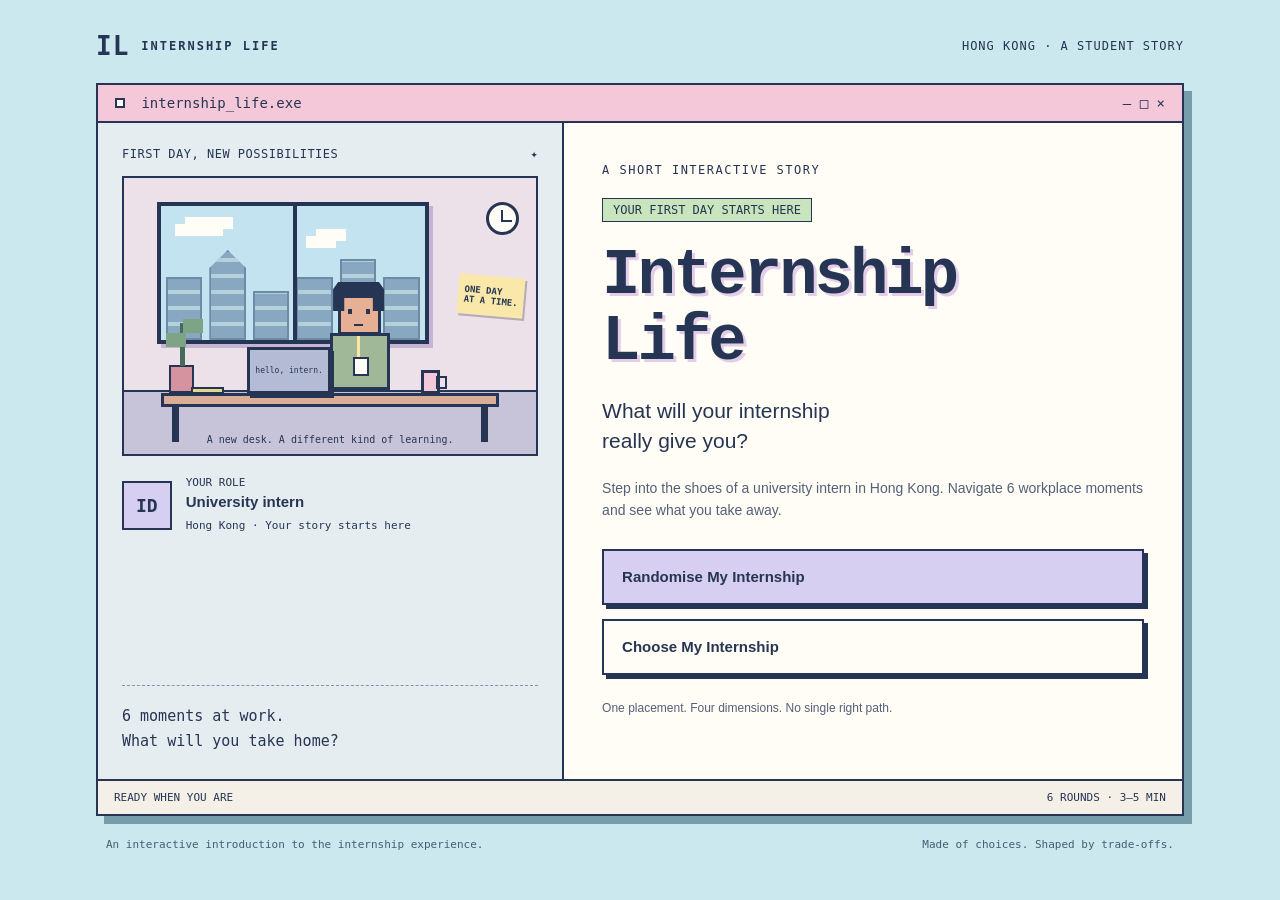
<file: index.html>
<!doctype html>
<html lang="en">
<head><meta charset="utf-8"><meta name="viewport" content="width=device-width, initial-scale=1"><meta name="theme-color" content="#cce8ef"><title>Internship Life — A short interactive story</title><link rel="stylesheet" href="style.css"><script src="game.js" defer></script></head>
<body style="margin:0; background:var(--pixel-bg)">
<!-- To embed: include style.css + game.js once, then place this section in the story. -->
<section id="game" class="story-section" aria-label="Internship Life interactive game">
  <div id="internship-game"></div>
  <noscript>Please enable JavaScript to play Internship Life.</noscript>
</section>
</body></html>
</file>
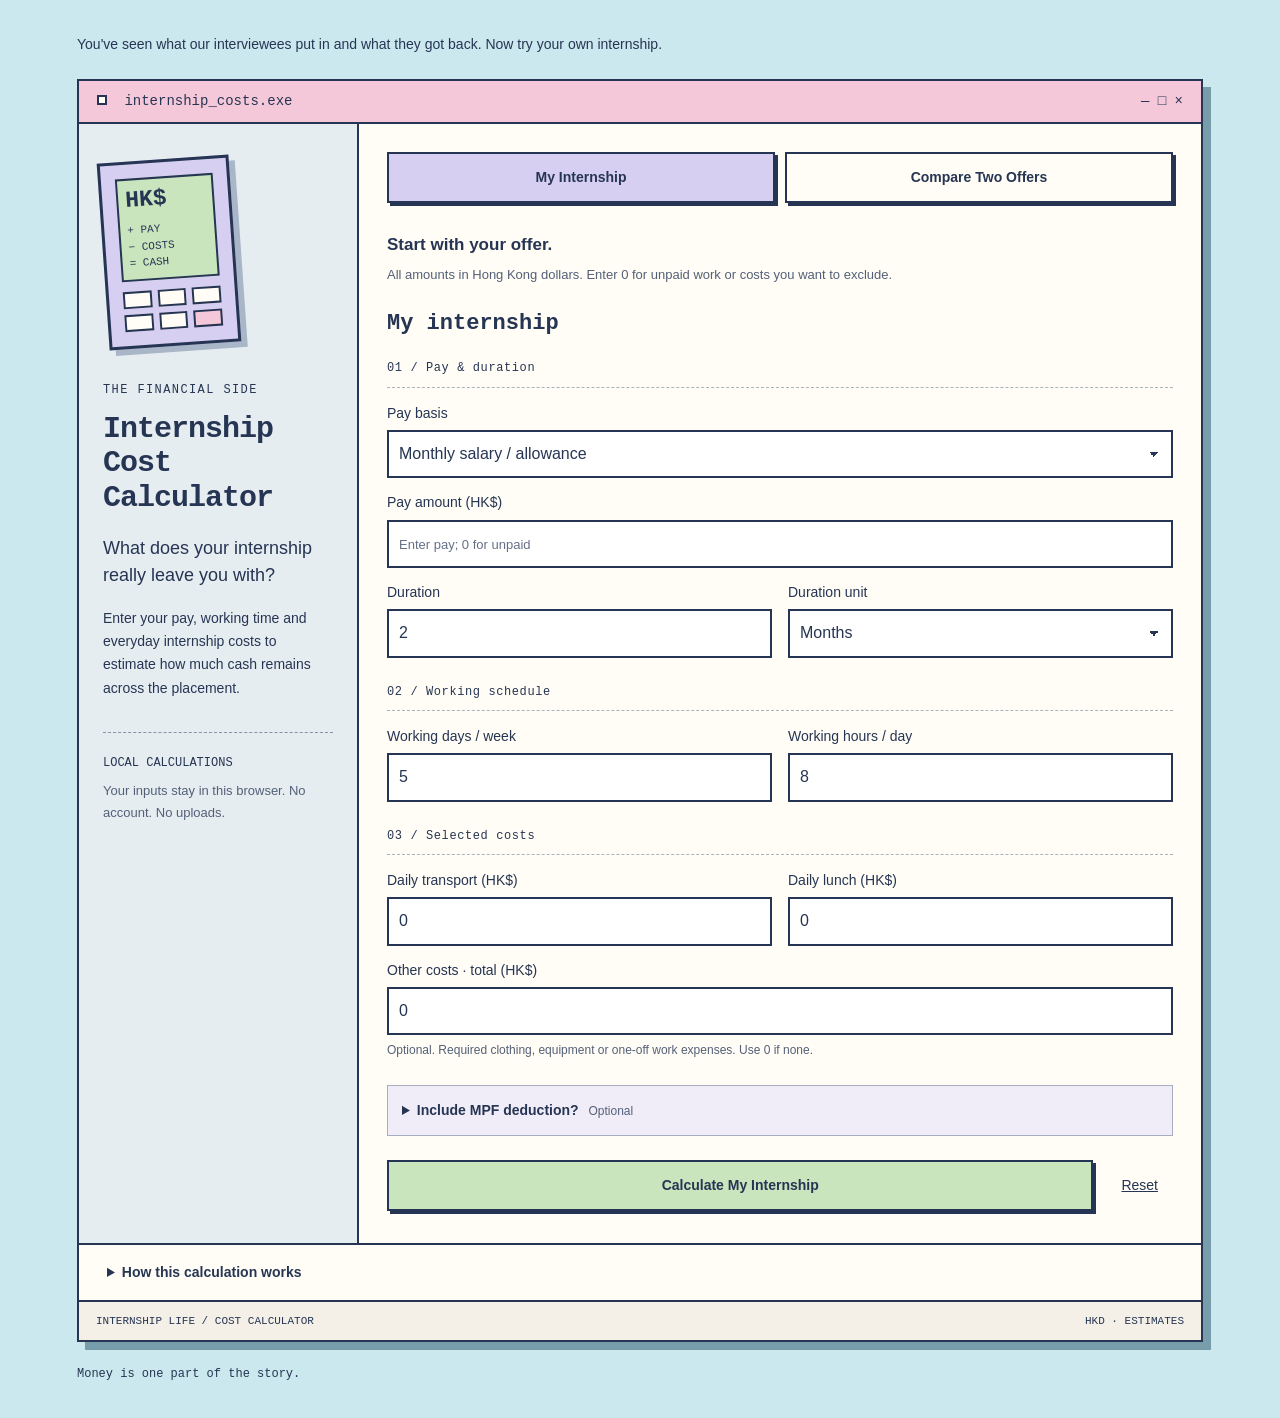
<file: calculator/index.html>
<!doctype html>
<html lang="en">
<head>
  <meta charset="utf-8">
  <meta name="viewport" content="width=device-width, initial-scale=1">
  <meta name="theme-color" content="#cce8ef">
  <title>Internship Cost Calculator</title>
  <link rel="stylesheet" href="calculator.css">
  <script src="calculator.js" defer></script>
</head>
<body style="margin:0;background:var(--pixel-bg)">
  <!-- Embed this section with the CSS and deferred JS. Add data-collapsed="true"
       to the mount for a collapsed story card. ?openCalculator=true#calculator expands it. -->
  <section id="calculator" aria-label="Internship cost calculator">
    <div id="internship-calculator"></div>
    <noscript>Please enable JavaScript to use the calculator.</noscript>
  </section>
</body>
</html>
</file>
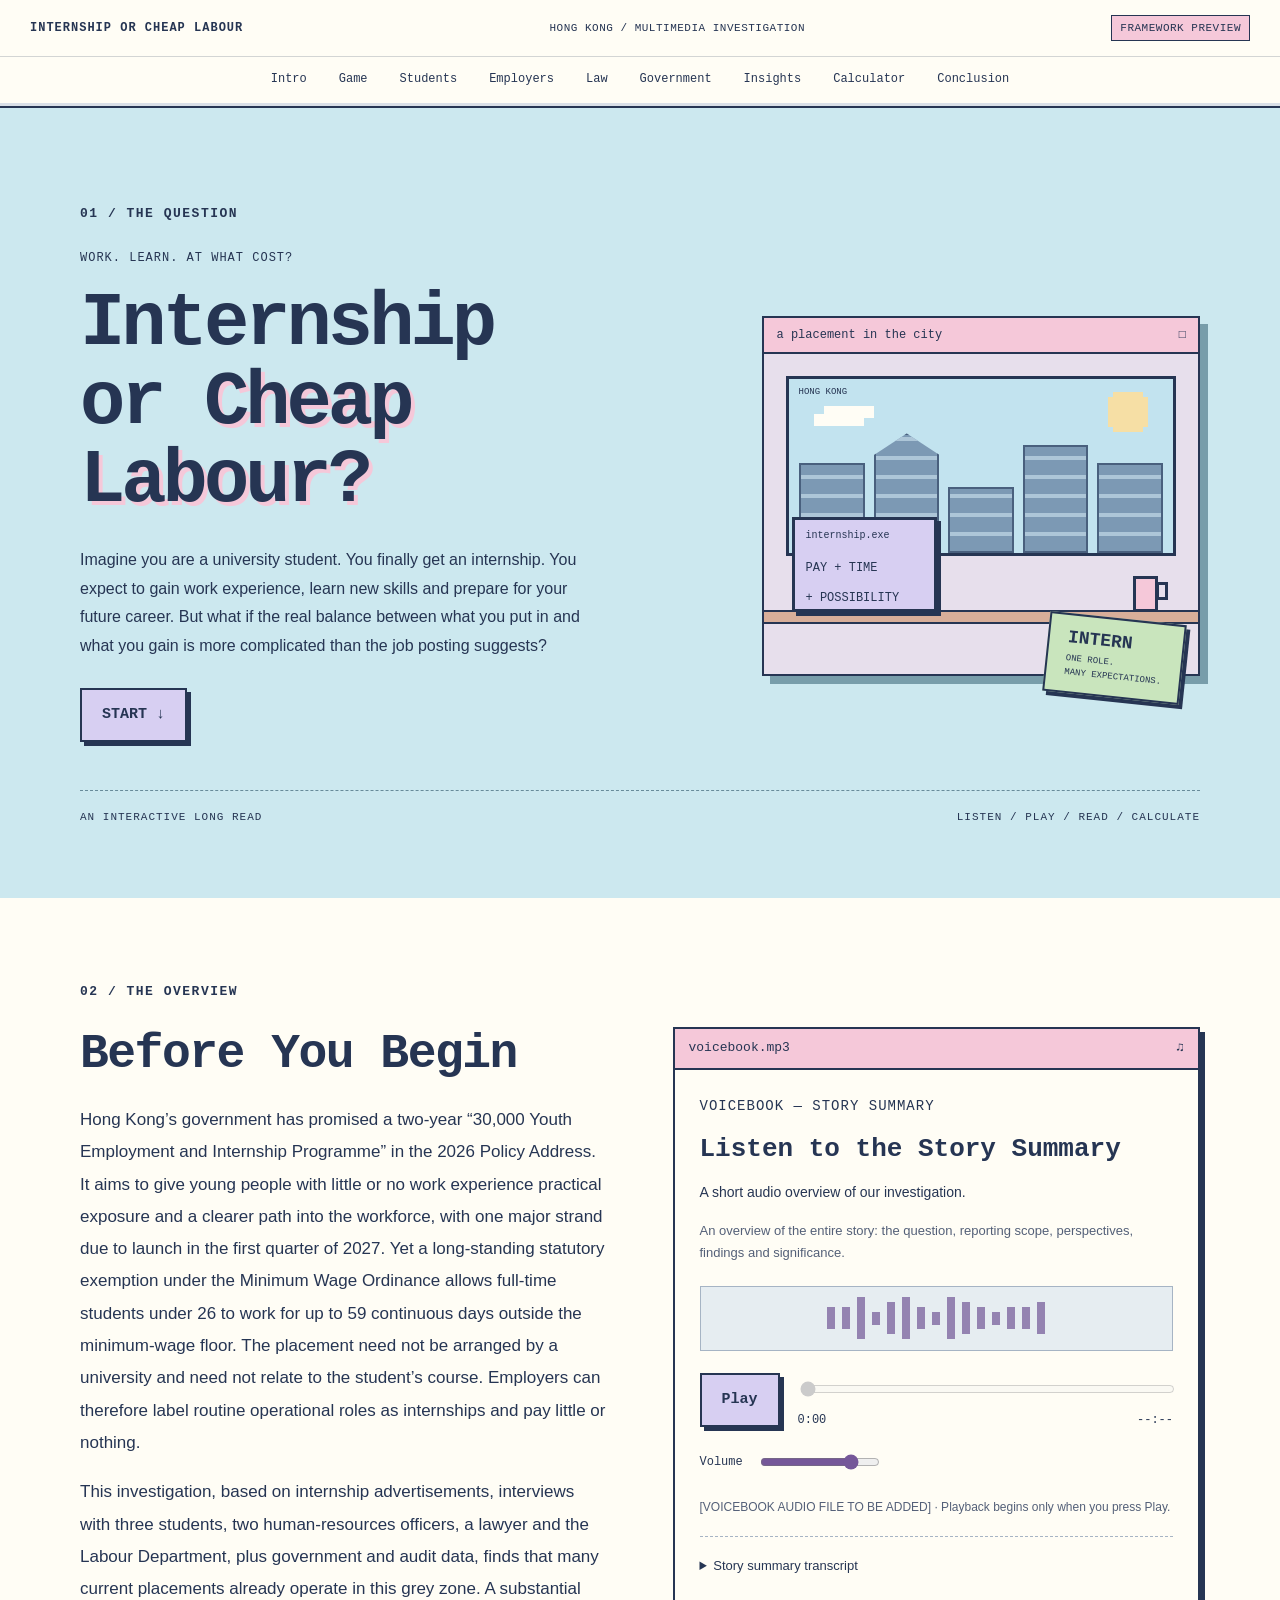
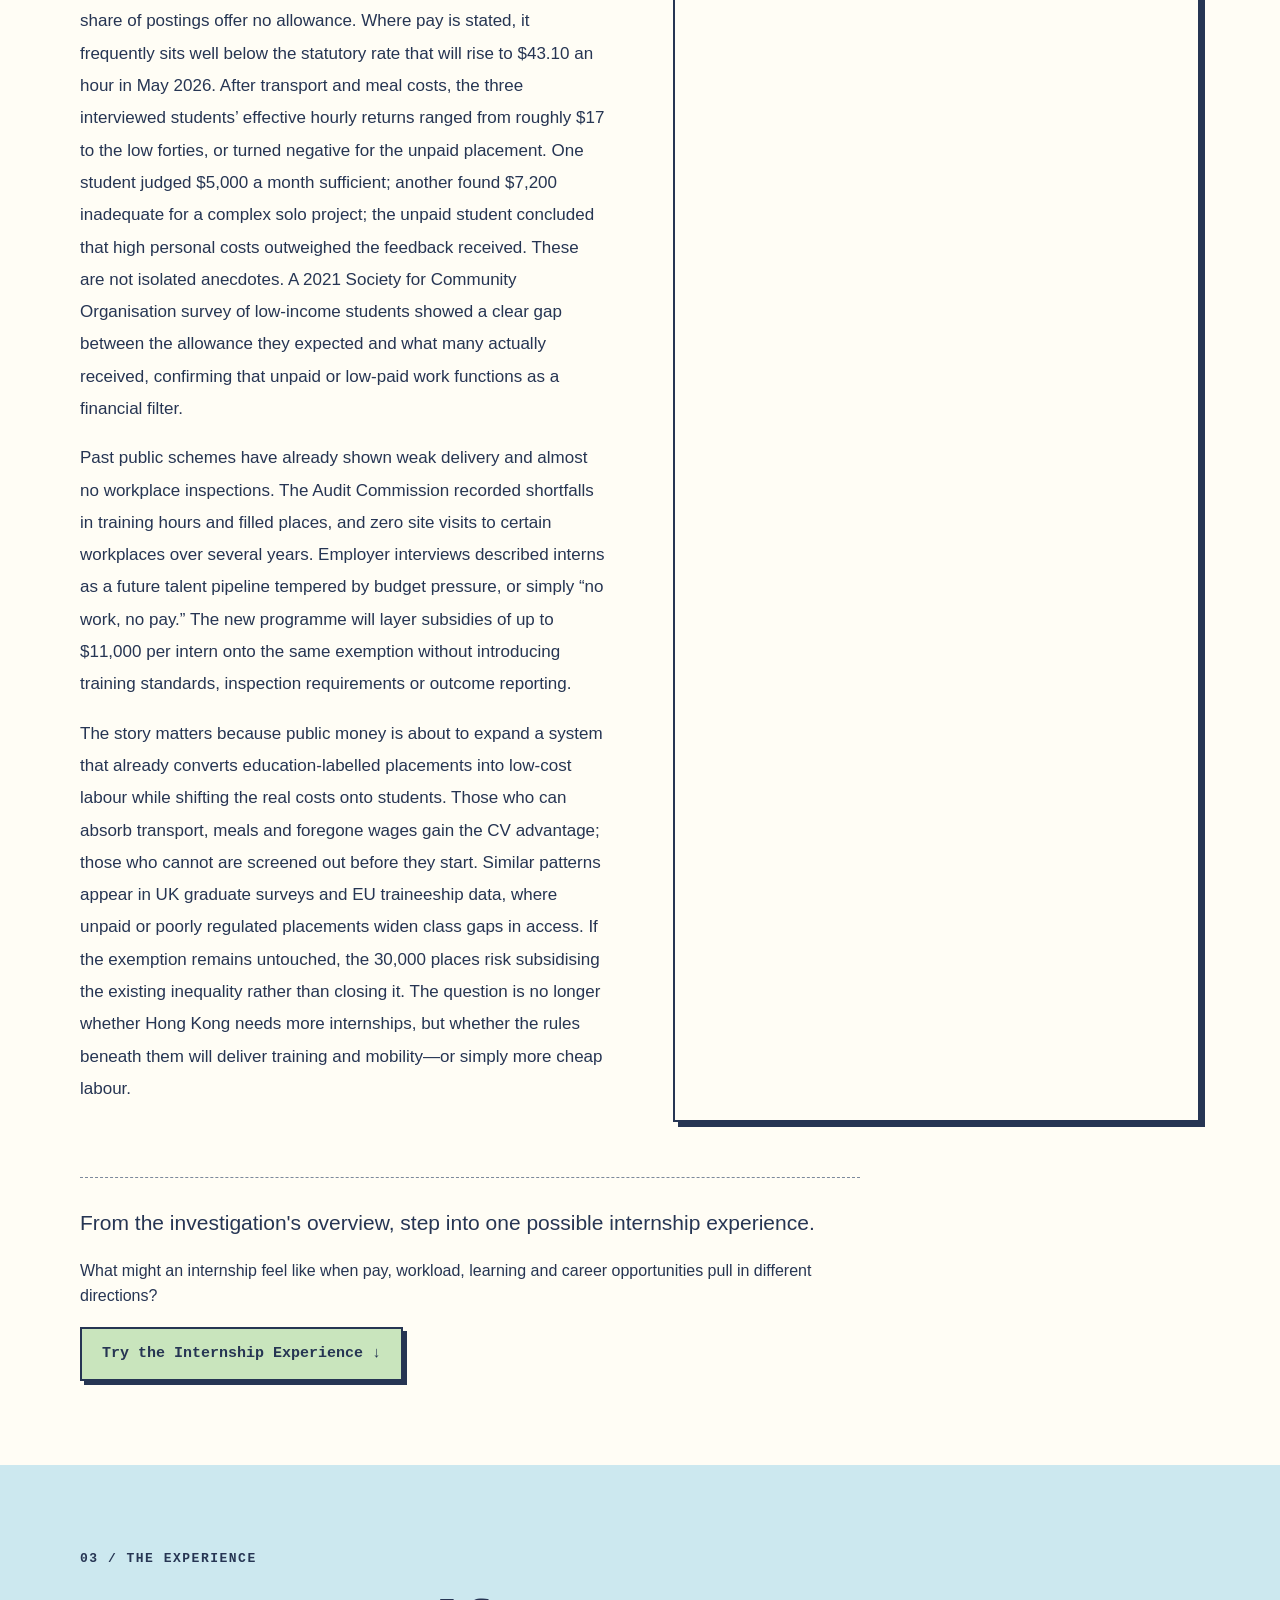
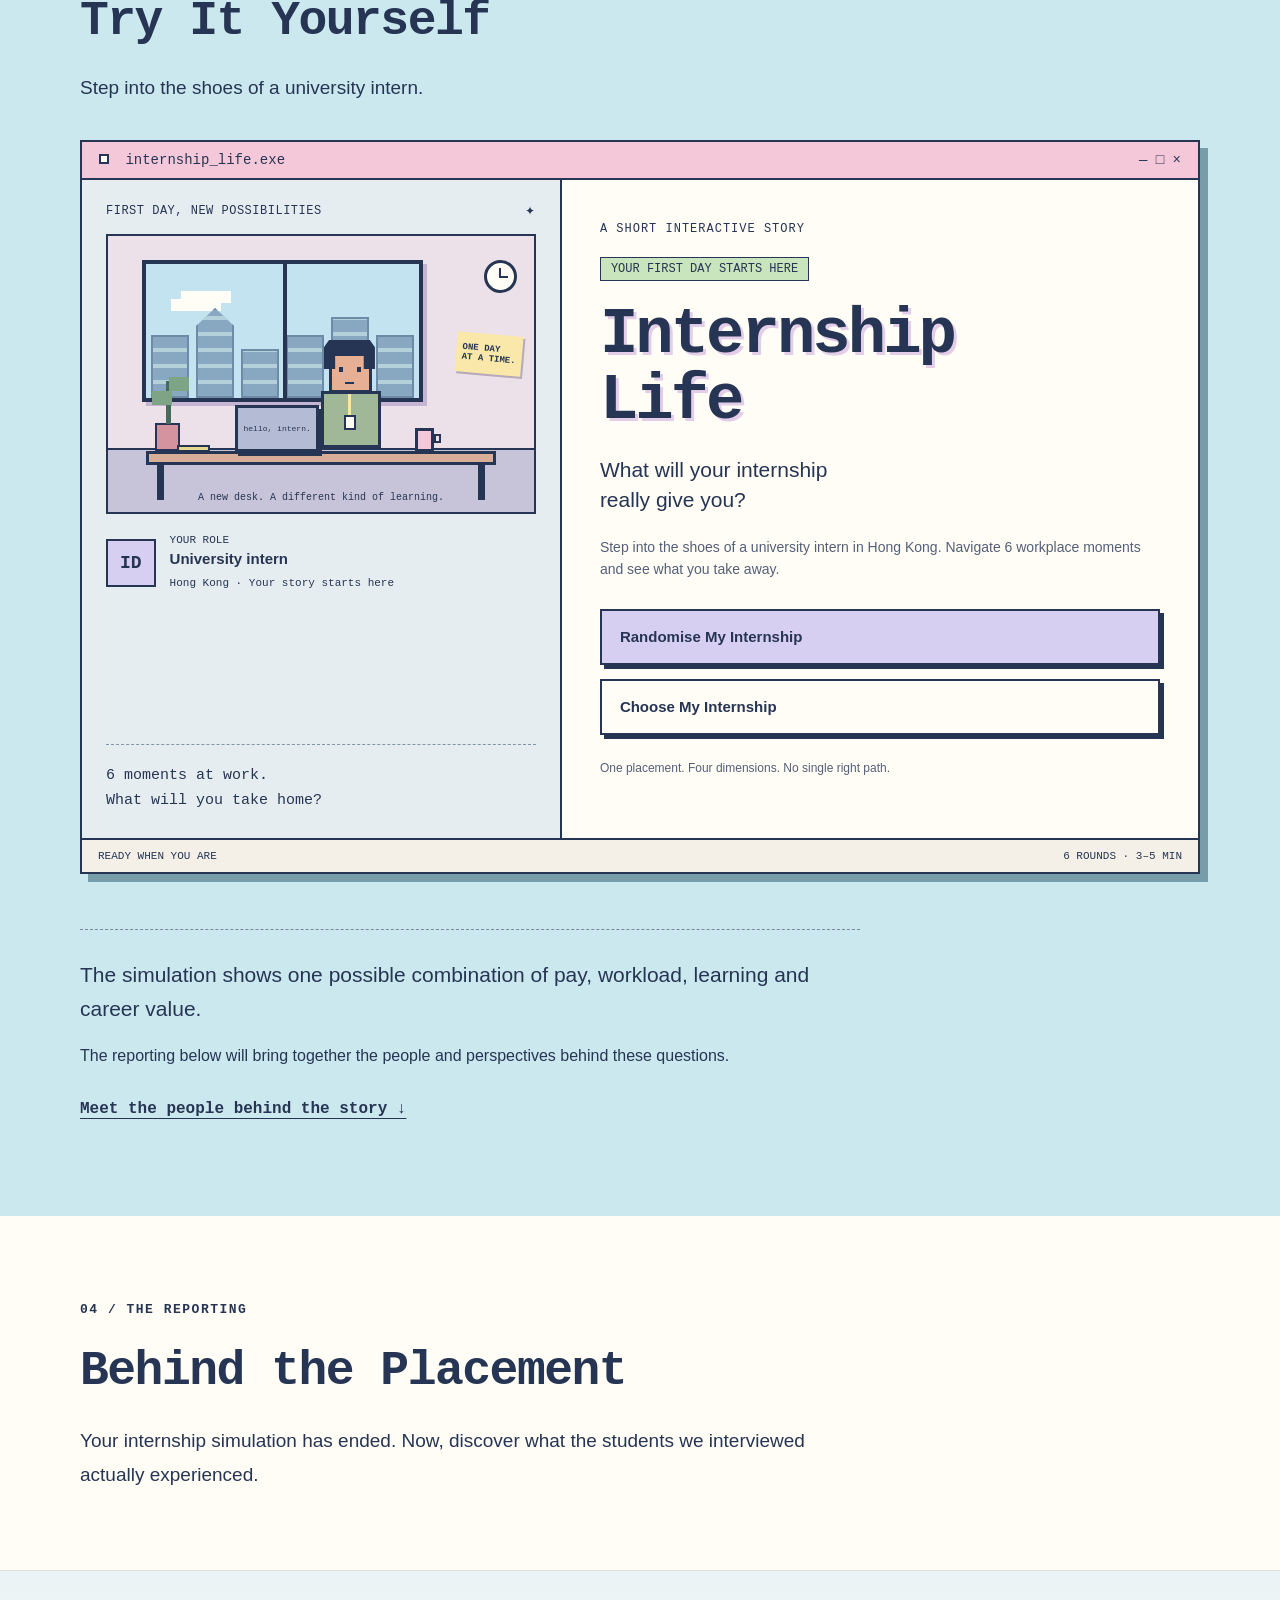
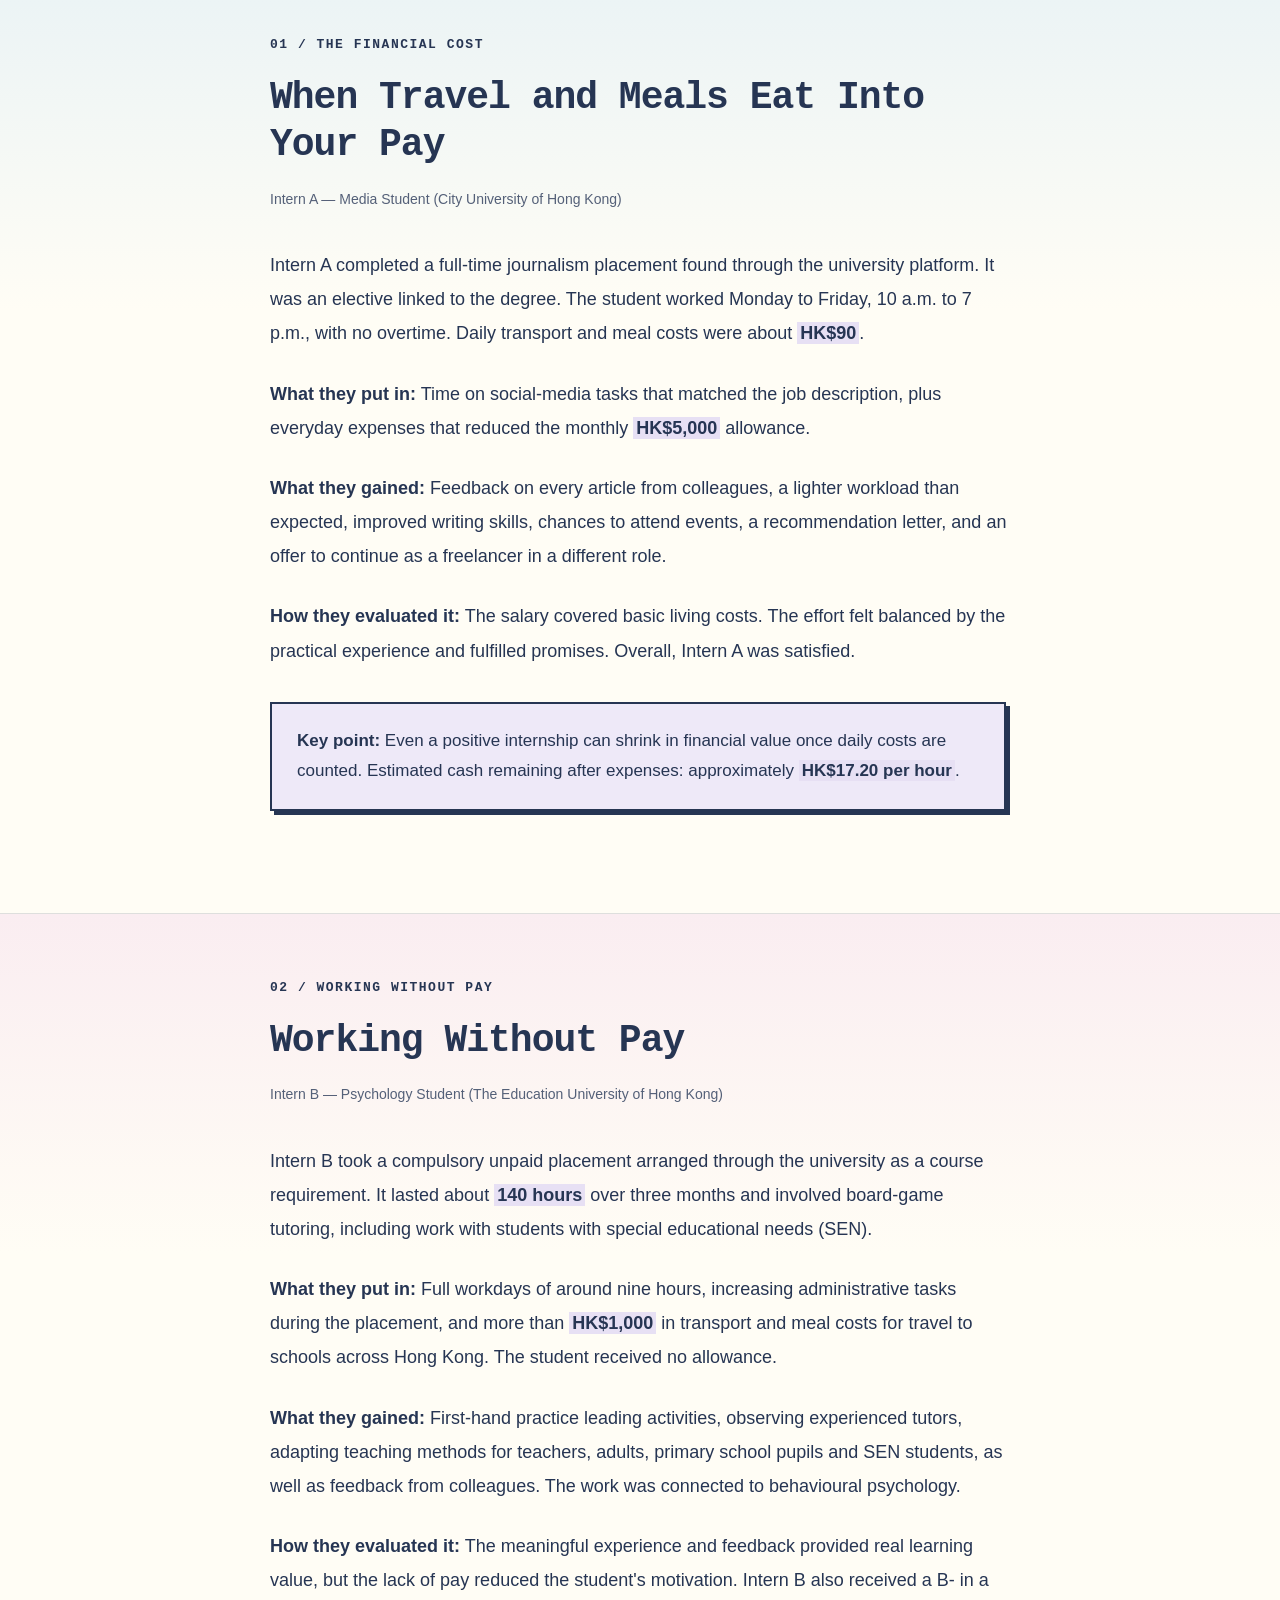
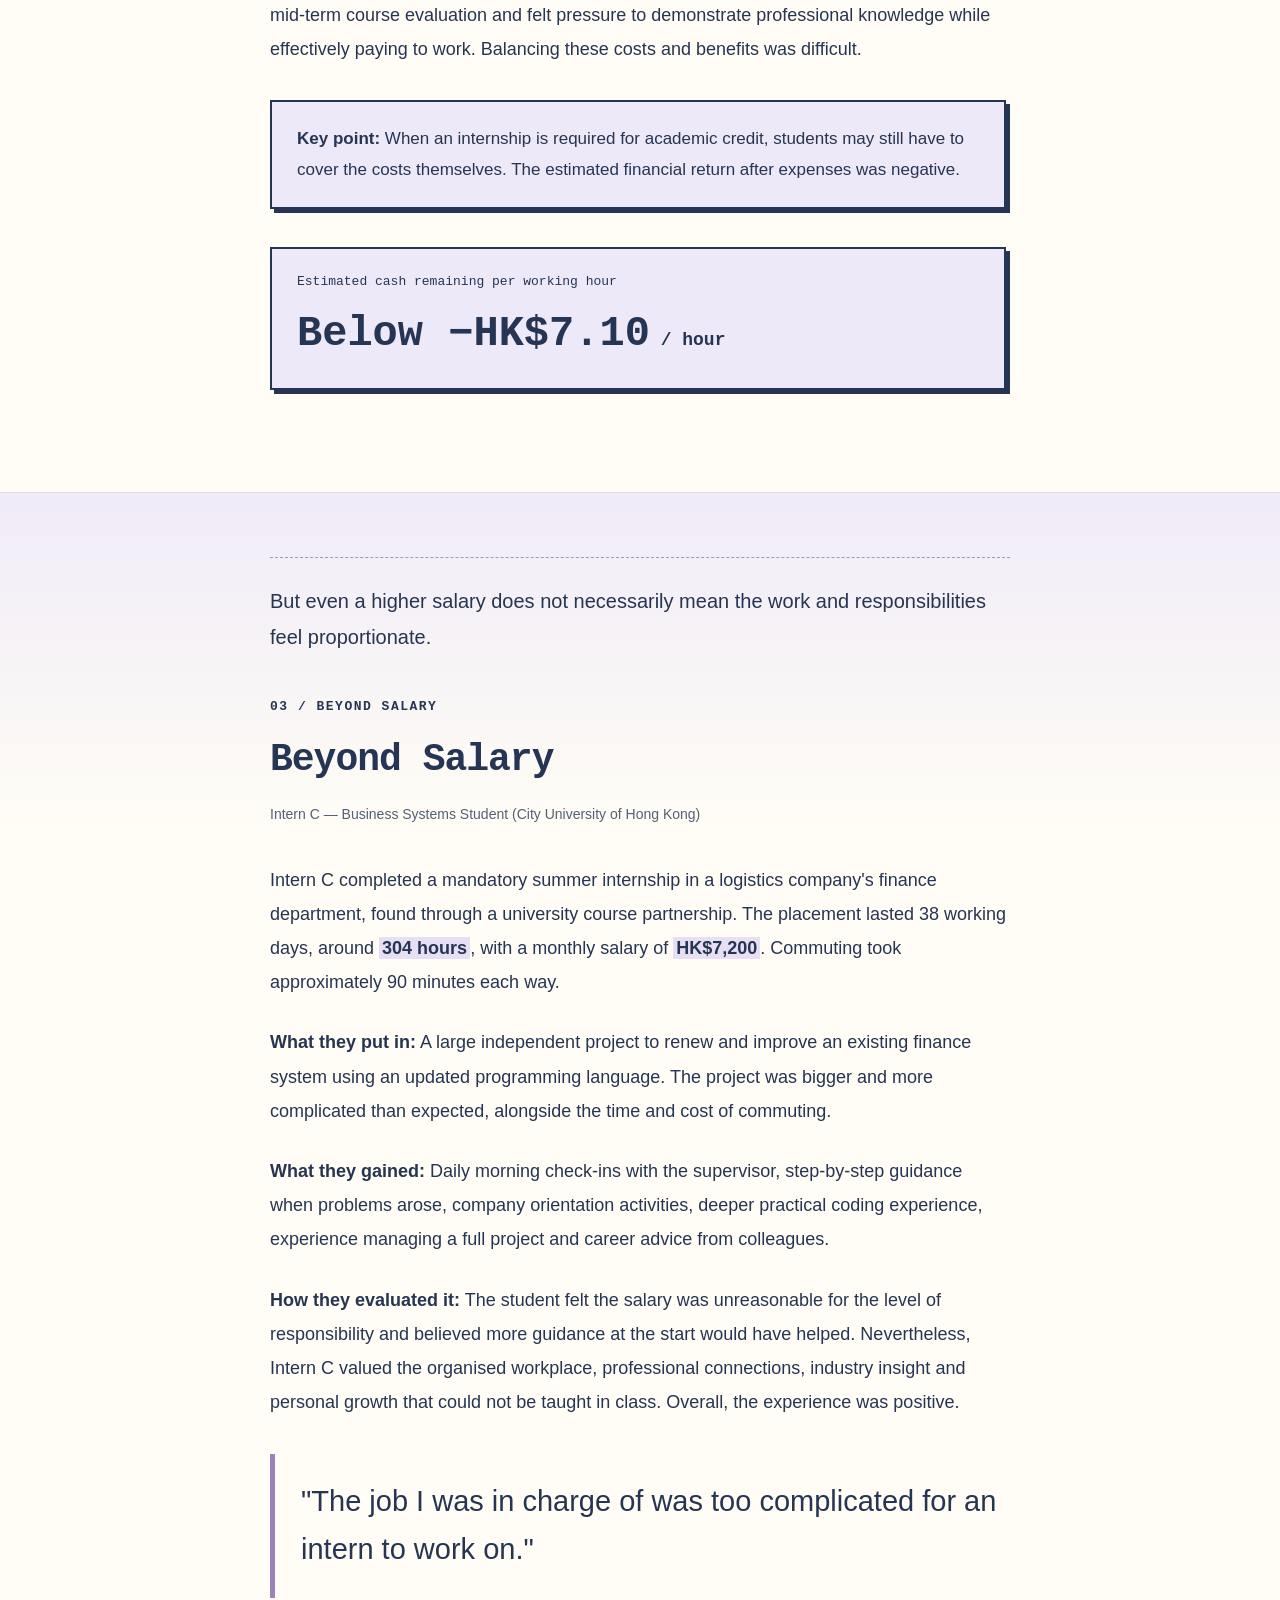
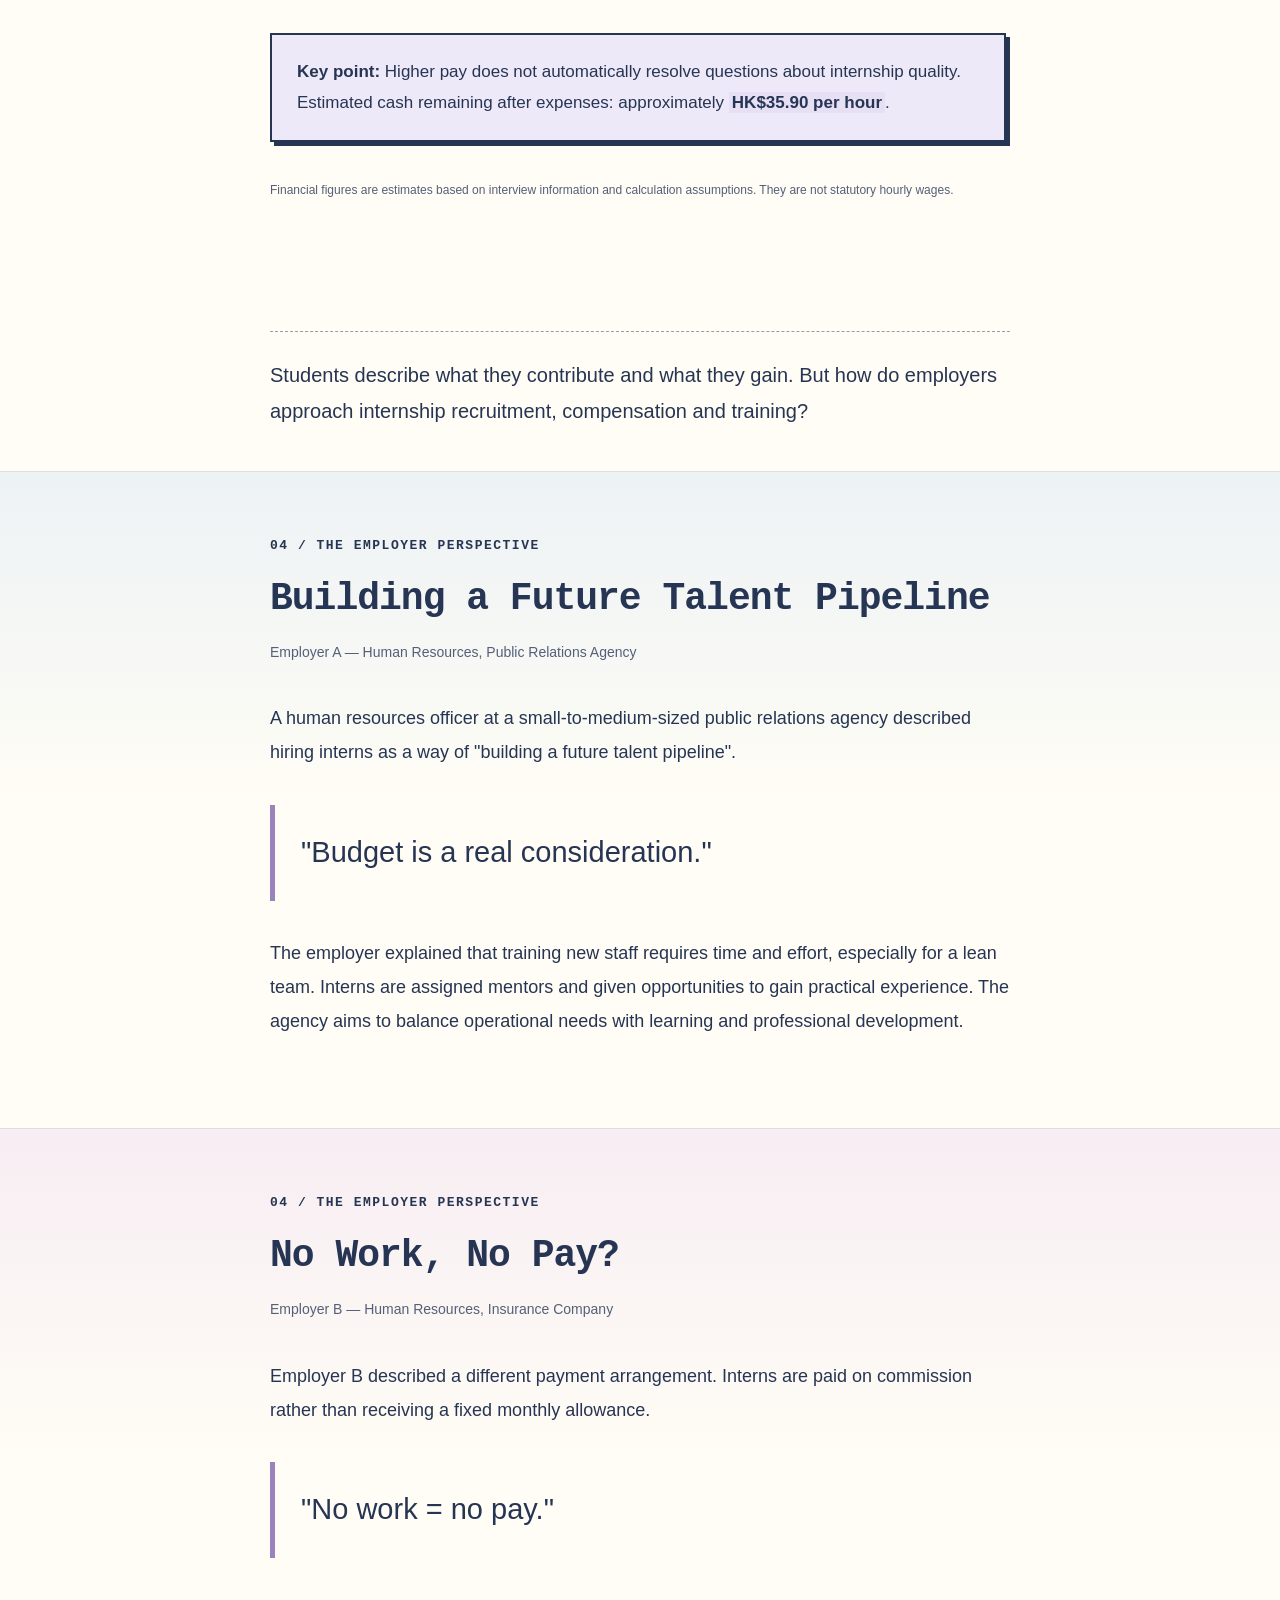
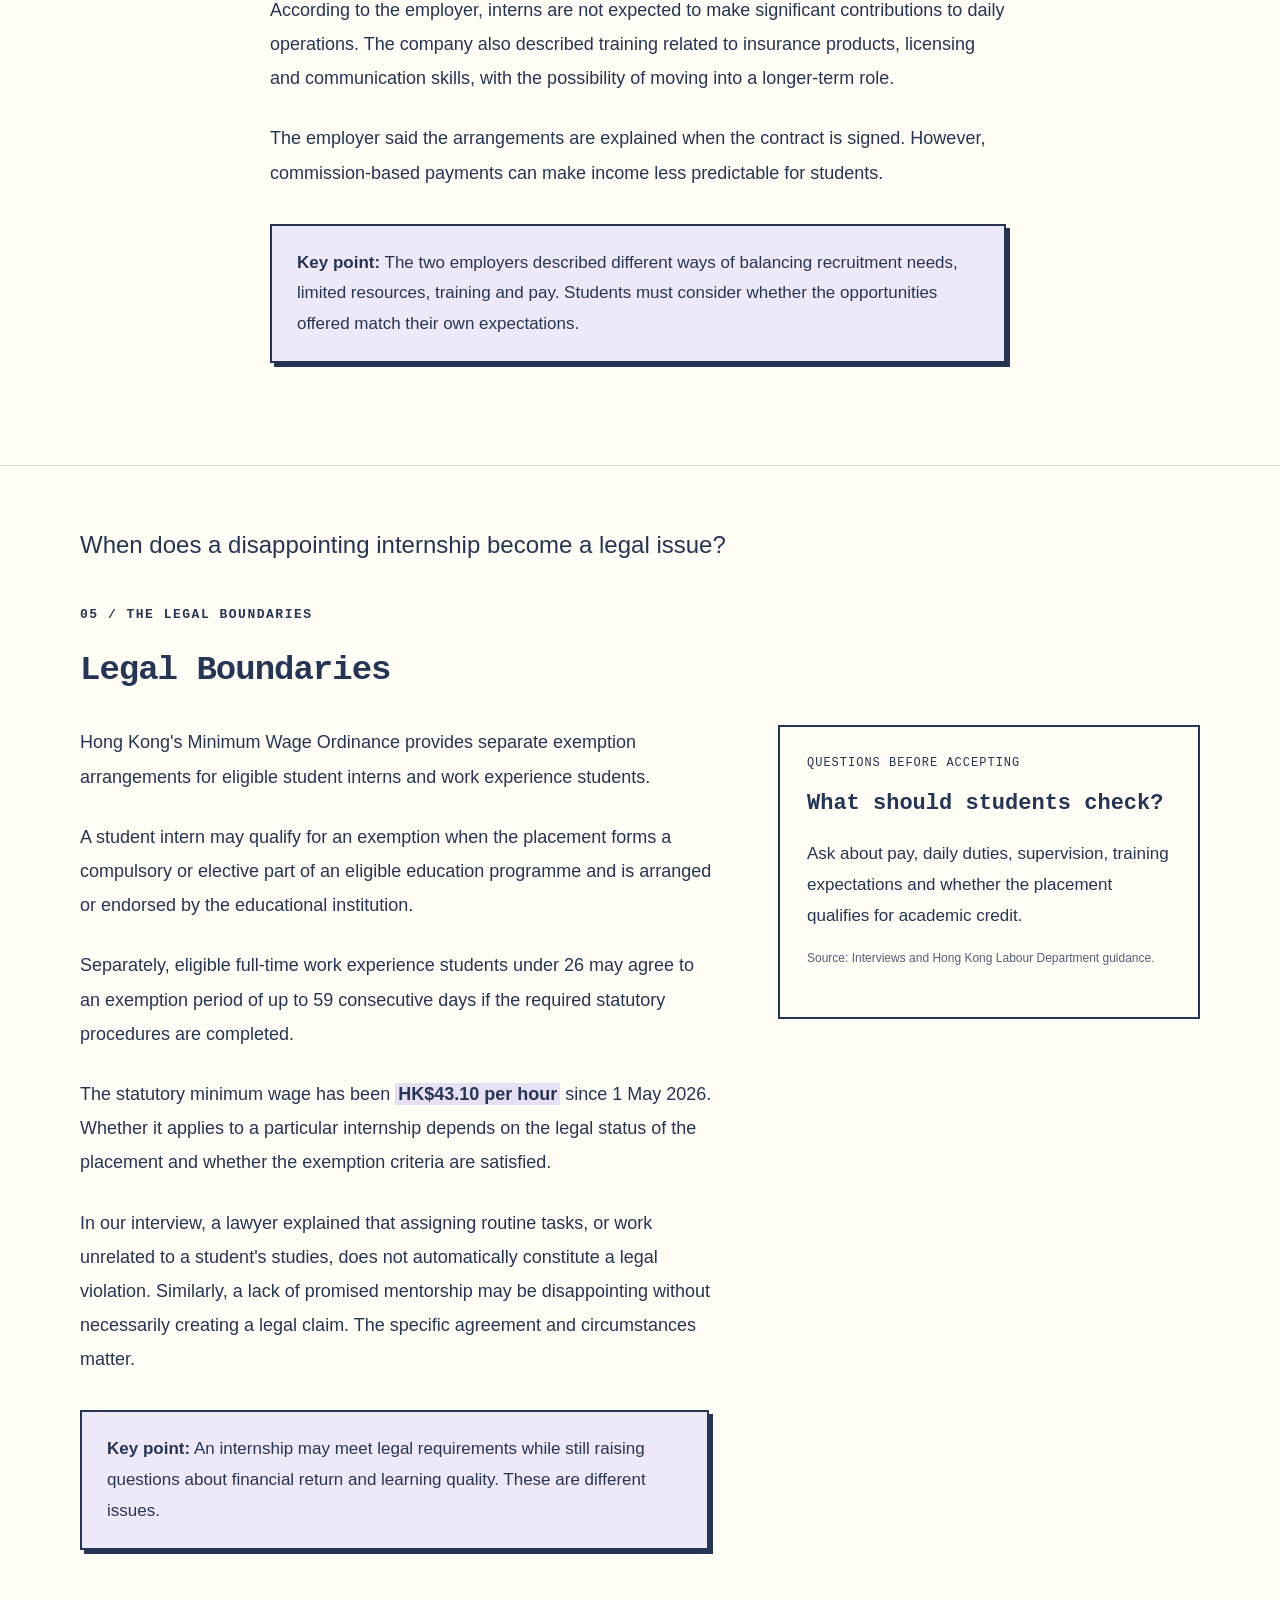
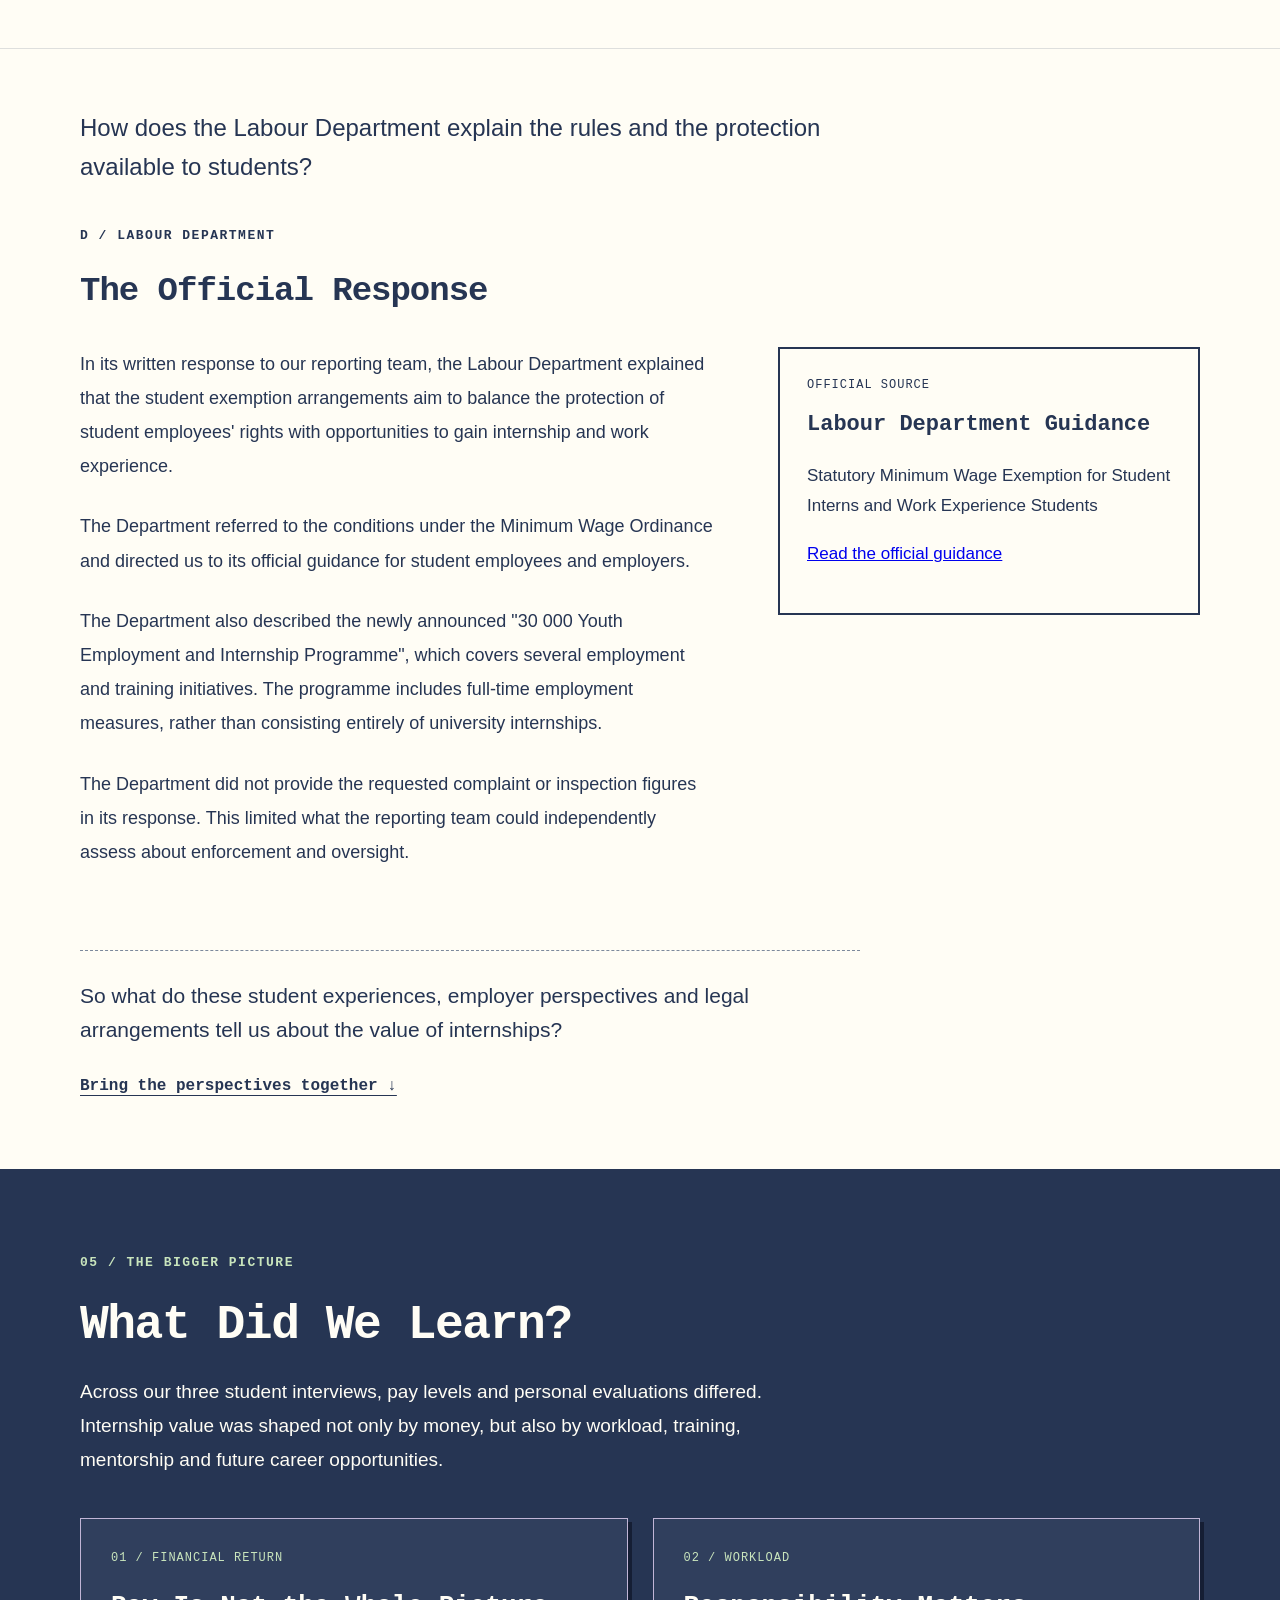
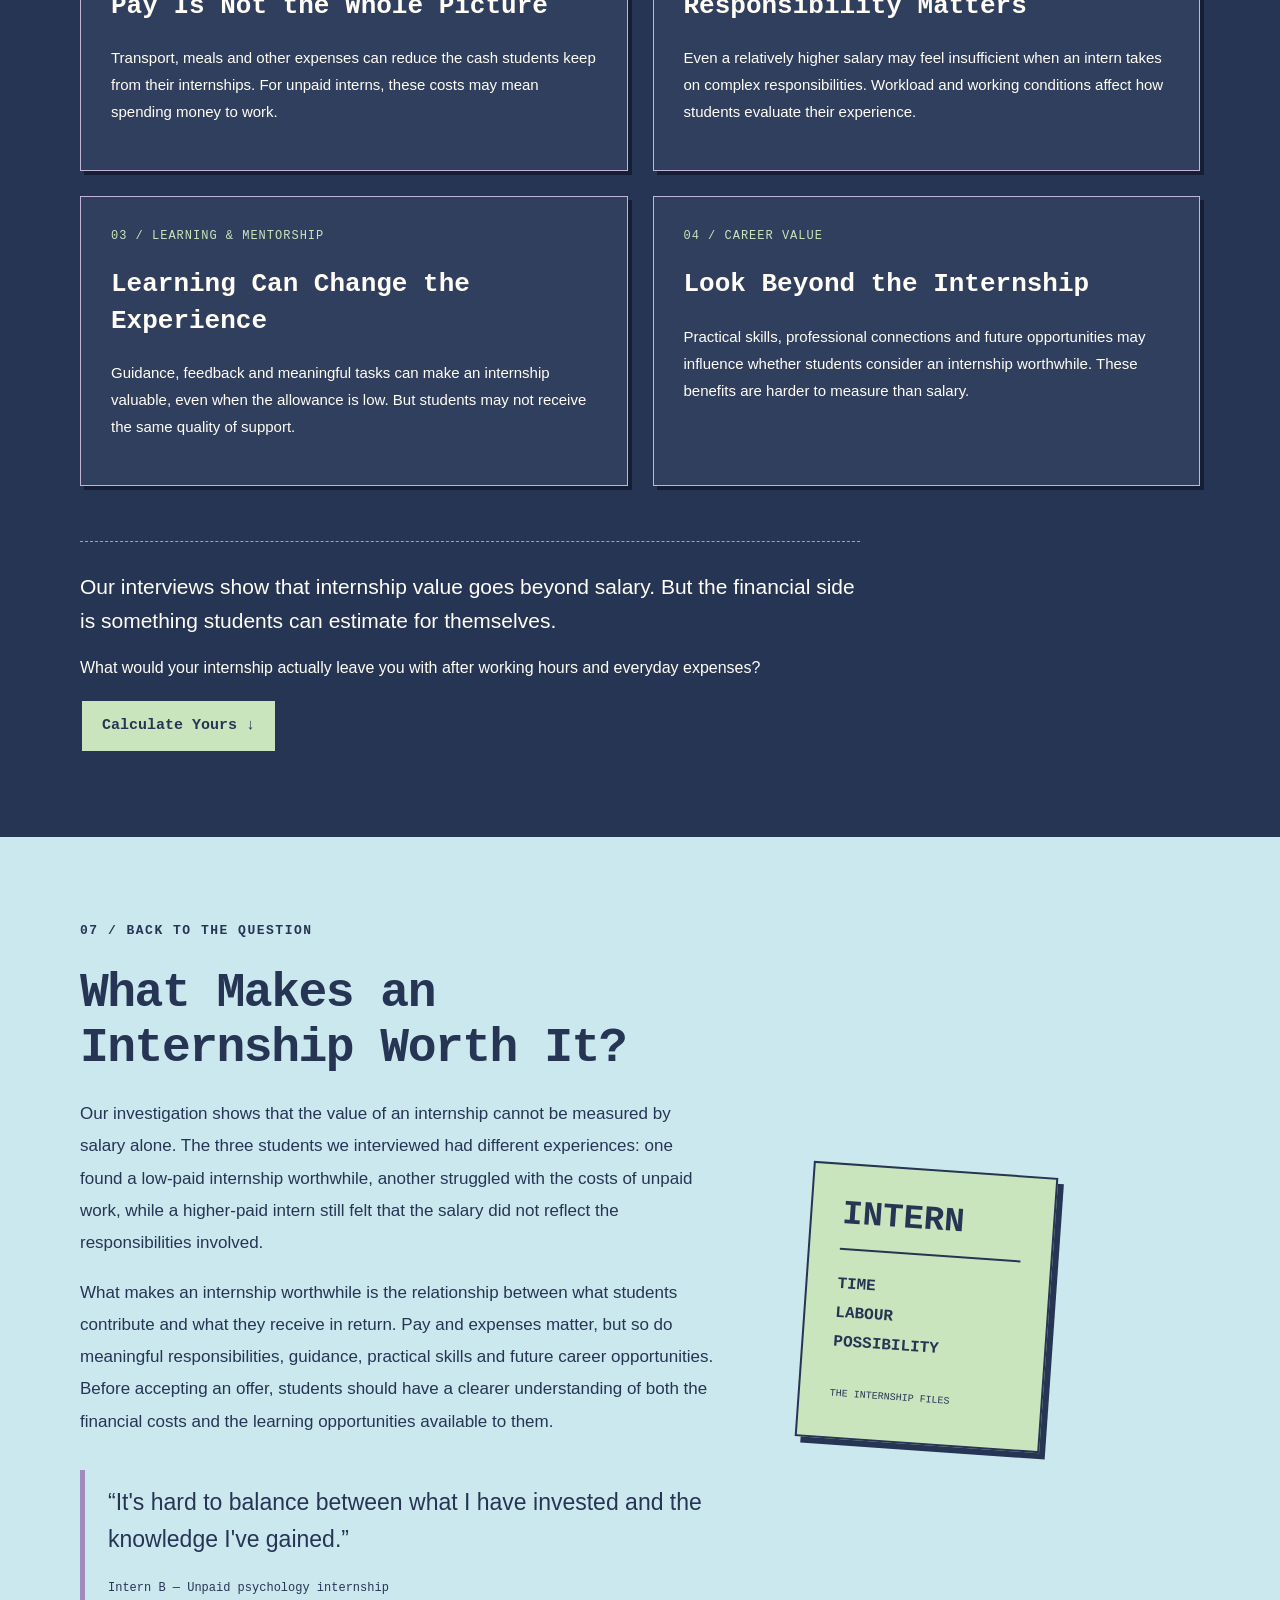
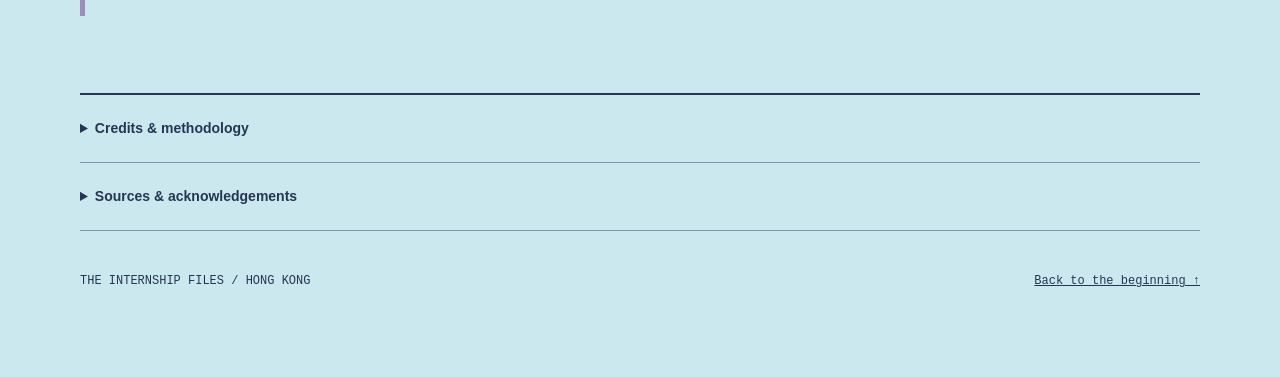
<file: Story/index.html>
<!doctype html>
<html lang="en">

<head>
  <meta charset="utf-8">
  <meta name="viewport" content="width=device-width, initial-scale=1">
  <meta name="theme-color" content="#cce8ef">
  <title>Internship or Cheap Labour? — Hong Kong's Youth Opportunities</title>
  <meta name="description"
    content="A multimedia investigation framework exploring the cost and quality of internships in Hong Kong.">
  <link rel="stylesheet" href="../style.css">
  <link rel="stylesheet" href="../calculator/calculator.css">
  <link rel="stylesheet" href="main.css">
  <script src="../game.js" defer></script>
  <script src="../calculator/calculator.js" defer></script>
  <script src="main.js" defer></script>
</head>

<body id="story-page">
  <a class="skip-link" href="#main-story">Skip to the reporting</a>
  <div class="site-tools">
    <header class="site-header"><a href="#hero" class="wordmark" aria-label="Back to the beginning"><span>INTERNSHIP OR
          CHEAP LABOUR</span></a><span class="edition-label">HONG KONG / MULTIMEDIA INVESTIGATION</span><span
        class="draft-badge">FRAMEWORK PREVIEW</span></header>
    <nav class="story-nav" aria-label="Story chapters">
      <div class="desktop-links"><a href="#abstract">Intro</a><a href="#game">Game</a><a href="#students">Students</a><a
          href="#employers">Employers</a><a href="#law">Law</a><a href="#government">Government</a><a
          href="#insights">Insights</a><a href="#calculator">Calculator</a><a href="#conclusion">Conclusion</a></div>
      <label class="mobile-nav">JUMP TO <select id="chapter-select" aria-label="Jump to a story section">
          <option value="hero">Opening</option>
          <option value="abstract">Intro</option>
          <option value="game">Game</option>
          <option value="students">Students</option>
          <option value="employers">Employers</option>
          <option value="law">Law</option>
          <option value="government">Government</option>
          <option value="insights">Insights</option>
          <option value="calculator">Calculator</option>
          <option value="conclusion">Conclusion</option>
        </select></label>
      <div class="reading-progress" aria-hidden="true"><span id="reading-progress-fill"></span></div>
    </nav>
    <div class="mini-audio-player" id="mini-player" aria-label="Voicebook mini-player" hidden><span
        class="mini-label">VOICEBOOK <small>Story Summary</small></span><button type="button" data-audio-toggle
        aria-label="Play story summary">Play</button><progress id="mini-progress" max="1" value="0"
        aria-label="Audio playback progress"></progress><span id="mini-time">0:00</span><button type="button"
        class="mini-close" id="dismiss-mini" aria-label="Dismiss mini-player">Close ×</button></div>
  </div>
  <main>
    <section id="hero" class="story-section hero-section" aria-labelledby="hero-title">
      <div class="section-inner hero-inner">
        <p class="section-label">01 / THE QUESTION</p>
        <div class="hero-grid">
          <div>
            <p class="eyebrow">WORK. LEARN. AT WHAT COST?</p>
            <h1 id="hero-title">Internship<br>or <span>Cheap Labour?</span></h1>
            <p class="standfirst">Imagine you are a university student. You finally get an internship. You expect to gain work experience, learn new skills and prepare for your future career. But what if the real balance between what you put in and what you gain is more complicated than the job posting suggests?</p><a class="pixel-button" href="#abstract">START ↓</a>
          </div>
          <div class="hero-art" aria-hidden="true">
            <div class="art-topbar">a placement in the city <span>□</span></div>
            <div class="city-view">
              <div class="sun"></div>
              <div class="cloud"></div>
              <div class="city-towers"><i></i><i></i><i></i><i></i><i></i></div>
              <div class="city-label">HONG KONG</div>
            </div>
            <div class="desk-top">
              <div class="laptop-art"><span>internship.exe</span><b>PAY + TIME<br>+ POSSIBILITY</b></div>
              <div class="coffee-art"></div>
            </div>
            <div class="badge-art"><b>INTERN</b><span>ONE ROLE.<br>MANY EXPECTATIONS.</span></div>
          </div>
        </div>
        <div class="hero-bottom"><span>AN INTERACTIVE LONG READ</span><span>LISTEN / PLAY / READ / CALCULATE</span>
        </div>
      </div>
    </section>
    <section id="abstract" class="story-section abstract-section" aria-labelledby="abstract-title">
      <div class="section-inner">
        <p class="section-label">02 / THE OVERVIEW</p>
        <div class="abstract-grid">
          <div class="editorial-copy">
            <h2 id="abstract-title">Before You Begin</h2>
  
<p class="article-paragraph">
  Hong Kong’s government has promised a two-year “30,000 Youth Employment
  and Internship Programme” in the 2026 Policy Address. It aims to give
  young people with little or no work experience practical exposure and a
  clearer path into the workforce, with one major strand due to launch in
  the first quarter of 2027. Yet a long-standing statutory exemption under
  the Minimum Wage Ordinance allows full-time students under 26 to work for
  up to 59 continuous days outside the minimum-wage floor. The placement
  need not be arranged by a university and need not relate to the student’s
  course. Employers can therefore label routine operational roles as
  internships and pay little or nothing.
</p>

<p class="article-paragraph">
  This investigation, based on internship advertisements, interviews with
  three students, two human-resources officers, a lawyer and the Labour
  Department, plus government and audit data, finds that many current
  placements already operate in this grey zone. A substantial share of
  postings offer no allowance. Where pay is stated, it frequently sits
  well below the statutory rate that will rise to $43.10 an hour in
  May 2026. After transport and meal costs, the three interviewed
  students’ effective hourly returns ranged from roughly $17 to the
  low forties, or turned negative for the unpaid placement. One student
  judged $5,000 a month sufficient; another found $7,200 inadequate for
  a complex solo project; the unpaid student concluded that high personal
  costs outweighed the feedback received. These are not isolated
  anecdotes. A 2021 Society for Community Organisation survey of
  low-income students showed a clear gap between the allowance they
  expected and what many actually received, confirming that unpaid or
  low-paid work functions as a financial filter.
</p>

<p class="article-paragraph">
  Past public schemes have already shown weak delivery and almost no
  workplace inspections. The Audit Commission recorded shortfalls in
  training hours and filled places, and zero site visits to certain
  workplaces over several years. Employer interviews described interns
  as a future talent pipeline tempered by budget pressure, or simply
  “no work, no pay.” The new programme will layer subsidies of up to
  $11,000 per intern onto the same exemption without introducing training
  standards, inspection requirements or outcome reporting.
</p>

<p class="article-paragraph">
  The story matters because public money is about to expand a system
  that already converts education-labelled placements into low-cost
  labour while shifting the real costs onto students. Those who can
  absorb transport, meals and foregone wages gain the CV advantage;
  those who cannot are screened out before they start. Similar patterns
  appear in UK graduate surveys and EU traineeship data, where unpaid
  or poorly regulated placements widen class gaps in access. If the
  exemption remains untouched, the 30,000 places risk subsidising the
  existing inequality rather than closing it. The question is no longer
  whether Hong Kong needs more internships, but whether the rules beneath
  them will deliver training and mobility—or simply more cheap labour.
</p>

          </div>
          <div class="pixel-window audio-player">
            <div class="window-title">voicebook.mp3 <span aria-hidden="true">♫</span></div>
            <div class="audio-body">
              <p class="eyebrow">VOICEBOOK — STORY SUMMARY</p>
              <h3>Listen to the Story Summary</h3>
              <p>A short audio overview of our investigation.</p>
              <p class="audio-scope">An overview of the entire story: the question, reporting scope, perspectives,
                findings and significance.</p>
              <div class="waveform" aria-hidden="true">
                <i></i><i></i><i></i><i></i><i></i><i></i><i></i><i></i><i></i><i></i><i></i><i></i><i></i><i></i><i></i>
              </div>
              <audio id="voicebook-audio" preload="none">
                <source src="assets/audio/voicebook.mp3" type="audio/mpeg">
              </audio>
              <div class="audio-controls"><button type="button" class="pixel-button" data-audio-toggle
                  aria-label="Play story summary">Play</button>
                <div class="seek-control"><label for="audio-seek" class="sr-only">Playback position</label><input
                    id="audio-seek" type="range" min="0" max="1" step="0.1" value="0" disabled>
                  <div class="time-row"><span id="audio-current">0:00</span><span id="audio-duration">--:--</span></div>
                </div>
              </div><label class="volume-control">Volume <input id="audio-volume" type="range" min="0" max="1"
                  step="0.05" value="0.8"></label>
              <p class="audio-status" id="audio-status" role="status">[VOICEBOOK AUDIO FILE TO BE ADDED] · Playback
                begins only when you press Play.</p>
              <details class="transcript">
                <summary>Story summary transcript</summary>
                <p class="placeholder-copy">[VOICEBOOK SCRIPT / TRANSCRIPT TO BE INSERTED HERE]</p>
              </details>
            </div>
          </div>
        </div>
        <div class="transition-block">
          <p>From the investigation's overview, step into one possible internship experience.</p>
          <p class="transition-detail">What might an internship feel like when pay, workload, learning and career
            opportunities pull in different directions?</p><a class="pixel-button green" href="#game">Try the Internship
            Experience ↓</a>
        </div>
      </div>
    </section>
    <section id="game" class="story-section game-section" aria-labelledby="game-title">
      <div class="section-inner">
        <p class="section-label">03 / THE EXPERIENCE</p>
        <h2 id="game-title">Try It Yourself</h2>
        <p class="section-deck">Step into the shoes of a university intern.</p>
        <div id="internship-game" data-heading-level="3">
          <div class="component-placeholder">[INTERNSHIP LIFE GAME WILL BE EMBEDDED HERE]</div>
        </div><noscript>Enable JavaScript to play the game, or continue to the reporting below.</noscript>
        <div class="transition-block">
          <p>The simulation shows one possible combination of pay, workload, learning and career value.</p>
          <p class="transition-detail">The reporting below will bring together the people and perspectives behind these
            questions.</p><a class="text-link" href="#main-story">Meet the people behind the story ↓</a>
        </div>
      </div>
    </section>
   
<section id="main-story" class="story-section reporting-section" aria-labelledby="reporting-title">

  <!-- STORY INTRODUCTION -->
  <div class="section-inner article-opening">
    <p class="section-label">04 / THE REPORTING</p>
    <h2 id="reporting-title">Behind the Placement</h2>
    <p class="game-story-bridge">
      Your internship simulation has ended. Now, discover what the students we interviewed actually experienced.
    </p>


  </div>

  <!-- THREE STUDENT STORIES -->
  <div id="students" class="source-section students-section">

    <!-- INTERN A -->
    <article class="interview-chapter chapter-1" aria-labelledby="student-low-title">
      <div class="section-inner">
        <div class="reading-column">

          <header class="chapter-heading">
            <p class="section-label">01 / THE FINANCIAL COST</p>
            <h3 id="student-low-title">When Travel and Meals Eat Into Your Pay</h3>
            <p class="interview-role">
              Intern A — Media Student (City University of Hong Kong)
            </p>
          </header>

          <p class="article-paragraph source-paragraph">
            Intern A completed a full-time journalism placement found through
            the university platform. It was an elective linked to the degree.
            The student worked Monday to Friday, 10 a.m. to 7 p.m., with no
            overtime. Daily transport and meal costs were about
            <strong class="financial-figure">HK$90</strong>.
          </p>

          <p class="article-paragraph source-paragraph">
            <strong>What they put in:</strong>
            Time on social-media tasks that matched the job description,
            plus everyday expenses that reduced the monthly
            <strong class="financial-figure">HK$5,000</strong> allowance.
          </p>

          <p class="article-paragraph source-paragraph">
            <strong>What they gained:</strong>
            Feedback on every article from colleagues, a lighter workload
            than expected, improved writing skills, chances to attend events,
            a recommendation letter, and an offer to continue as a freelancer
            in a different role.
          </p>

          <p class="article-paragraph source-paragraph">
            <strong>How they evaluated it:</strong>
            The salary covered basic living costs. The effort felt balanced
            by the practical experience and fulfilled promises. Overall,
            Intern A was satisfied.
          </p>

          <aside class="reported-finding">
            <p class="source-paragraph">
              <strong>Key point:</strong>
              Even a positive internship can shrink in financial value once
              daily costs are counted. Estimated cash remaining after
              expenses: approximately
              <strong class="financial-figure">HK$17.20 per hour</strong>.
            </p>
          </aside>

        </div>
      </div>
    </article>

    <!-- INTERN B -->
    <article class="interview-chapter chapter-2" aria-labelledby="student-unpaid-title">
      <div class="section-inner">
        <div class="reading-column">

          <header class="chapter-heading">
            <p class="section-label">02 / WORKING WITHOUT PAY</p>
            <h3 id="student-unpaid-title">Working Without Pay</h3>
            <p class="interview-role">
              Intern B — Psychology Student (The Education University of Hong Kong)
            </p>
          </header>

          <p class="article-paragraph source-paragraph">
            Intern B took a compulsory unpaid placement arranged through
            the university as a course requirement. It lasted about
            <strong class="financial-figure">140 hours</strong> over
            three months and involved board-game tutoring, including work
            with students with special educational needs (SEN).
          </p>

          <p class="article-paragraph source-paragraph">
            <strong>What they put in:</strong>
            Full workdays of around nine hours, increasing administrative
            tasks during the placement, and more than
            <strong class="financial-figure">HK$1,000</strong>
            in transport and meal costs for travel to schools across
            Hong Kong. The student received no allowance.
          </p>

          <p class="article-paragraph source-paragraph">
            <strong>What they gained:</strong>
            First-hand practice leading activities, observing experienced
            tutors, adapting teaching methods for teachers, adults,
            primary school pupils and SEN students, as well as feedback
            from colleagues. The work was connected to behavioural psychology.
          </p>

          <p class="article-paragraph source-paragraph">
            <strong>How they evaluated it:</strong>
            The meaningful experience and feedback provided real learning
            value, but the lack of pay reduced the student's motivation.
            Intern B also received a B- in a mid-term course evaluation
            and felt pressure to demonstrate professional knowledge while
            effectively paying to work. Balancing these costs and benefits
            was difficult.
          </p>

          <aside class="reported-finding">
            <p class="source-paragraph">
              <strong>Key point:</strong>
              When an internship is required for academic credit, students
              may still have to cover the costs themselves.
              The estimated financial return after expenses was negative.
            </p>
          </aside>

          <aside class="reported-finding numerical-highlight">
            <span>Estimated cash remaining per working hour</span>
            <strong>Below −HK$7.10<span> / hour</span></strong>
          </aside>

        </div>
      </div>
    </article>

    <!-- INTERN C -->
    <article class="interview-chapter chapter-3" aria-labelledby="student-normal-title">
      <div class="section-inner">
        <div class="reading-column">

          <p class="editorial-transition">
            But even a higher salary does not necessarily mean the work
            and responsibilities feel proportionate.
          </p>

          <header class="chapter-heading">
            <p class="section-label">03 / BEYOND SALARY</p>
            <h3 id="student-normal-title">Beyond Salary</h3>
            <p class="interview-role">
              Intern C — Business Systems Student (City University of Hong Kong)
            </p>
          </header>

          <p class="article-paragraph source-paragraph">
            Intern C completed a mandatory summer internship in a logistics
            company's finance department, found through a university course
            partnership. The placement lasted 38 working days, around
            <strong class="financial-figure">304 hours</strong>,
            with a monthly salary of
            <strong class="financial-figure">HK$7,200</strong>.
            Commuting took approximately 90 minutes each way.
          </p>

          <p class="article-paragraph source-paragraph">
            <strong>What they put in:</strong>
            A large independent project to renew and improve an existing
            finance system using an updated programming language. The project
            was bigger and more complicated than expected, alongside the
            time and cost of commuting.
          </p>

          <p class="article-paragraph source-paragraph">
            <strong>What they gained:</strong>
            Daily morning check-ins with the supervisor, step-by-step guidance
            when problems arose, company orientation activities, deeper
            practical coding experience, experience managing a full project
            and career advice from colleagues.
          </p>

          <p class="article-paragraph source-paragraph">
            <strong>How they evaluated it:</strong>
            The student felt the salary was unreasonable for the level of
            responsibility and believed more guidance at the start would
            have helped. Nevertheless, Intern C valued the organised workplace,
            professional connections, industry insight and personal growth
            that could not be taught in class. Overall, the experience
            was positive.
          </p>

          <blockquote class="pull-quote interview-quote">
            <p class="source-paragraph">
              "The job I was in charge of was too complicated for an intern to work on."
            </p>
          </blockquote>

          <aside class="reported-finding">
            <p class="source-paragraph">
              <strong>Key point:</strong>
              Higher pay does not automatically resolve questions about
              internship quality. Estimated cash remaining after expenses:
              approximately
              <strong class="financial-figure">HK$35.90 per hour</strong>.
            </p>
          </aside>

          <p class="slot-note">
            Financial figures are estimates based on interview information
            and calculation assumptions. They are not statutory hourly wages.
          </p>

        </div>
      </div>
    </article>

  </div>

  <!-- EMPLOYER PERSPECTIVES -->
  <div id="employers" class="source-section employers-section">

    <div class="section-inner">
      <p class="editorial-transition reading-column">
        Students describe what they contribute and what they gain.
        But how do employers approach internship recruitment,
        compensation and training?
      </p>
    </div>

    <!-- EMPLOYER A -->
    <article class="interview-chapter chapter-4" aria-labelledby="employer-a-title">
      <div class="section-inner">
        <div class="reading-column">

          <header class="chapter-heading">
            <p class="section-label">04 / THE EMPLOYER PERSPECTIVE</p>
            <h3 id="employer-a-title">Building a Future Talent Pipeline</h3>
            <p class="interview-role">
              Employer A — Human Resources, Public Relations Agency
            </p>
          </header>

          <p class="article-paragraph source-paragraph">
            A human resources officer at a small-to-medium-sized public
            relations agency described hiring interns as a way of
            "building a future talent pipeline".
          </p>

          <blockquote class="pull-quote interview-quote">
            <p class="source-paragraph">
              "Budget is a real consideration."
            </p>
          </blockquote>

          <p class="article-paragraph source-paragraph">
            The employer explained that training new staff requires time
            and effort, especially for a lean team. Interns are assigned
            mentors and given opportunities to gain practical experience.
            The agency aims to balance operational needs with learning
            and professional development.
          </p>

        </div>
      </div>
    </article>

    <!-- EMPLOYER B -->
    <article class="interview-chapter chapter-5" aria-labelledby="employer-b-title">
      <div class="section-inner">
        <div class="reading-column">

          <header class="chapter-heading">
            <p class="section-label">04 / THE EMPLOYER PERSPECTIVE</p>
            <h3 id="employer-b-title">No Work, No Pay?</h3>
            <p class="interview-role">
              Employer B — Human Resources, Insurance Company
            </p>
          </header>

          <p class="article-paragraph source-paragraph">
            Employer B described a different payment arrangement.
            Interns are paid on commission rather than receiving
            a fixed monthly allowance.
          </p>

          <blockquote class="pull-quote interview-quote">
            <p class="source-paragraph">"No work = no pay."</p>
          </blockquote>

          <p class="article-paragraph source-paragraph">
            According to the employer, interns are not expected to make
            significant contributions to daily operations. The company
            also described training related to insurance products,
            licensing and communication skills, with the possibility
            of moving into a longer-term role.
          </p>

          <p class="article-paragraph source-paragraph">
            The employer said the arrangements are explained when
            the contract is signed. However, commission-based payments
            can make income less predictable for students.
          </p>

          <aside class="reported-finding">
            <p class="source-paragraph">
              <strong>Key point:</strong>
              The two employers described different ways of balancing
              recruitment needs, limited resources, training and pay.
              Students must consider whether the opportunities offered
              match their own expectations.
            </p>
          </aside>

        </div>
      </div>
    </article>

  </div>

  <!-- LEGAL PERSPECTIVE -->
  <div id="law" class="source-section law-section">
    <div class="section-inner">

      <p class="source-question">
        When does a disappointing internship become a legal issue?
      </p>

      <div class="source-heading">
        <span class="section-label">05 / THE LEGAL BOUNDARIES</span>
        <h3>Legal Boundaries</h3>
      </div>

      <div class="story-grid">
        <div class="editorial-copy">

          <p class="article-paragraph">
            Hong Kong's Minimum Wage Ordinance provides separate
            exemption arrangements for eligible student interns and
            work experience students.
          </p>

          <p class="article-paragraph">
            A student intern may qualify for an exemption when the
            placement forms a compulsory or elective part of an eligible
            education programme and is arranged or endorsed by the
            educational institution.
          </p>

          <p class="article-paragraph">
            Separately, eligible full-time work experience students
            under 26 may agree to an exemption period of up to
            59 consecutive days if the required statutory procedures
            are completed.
          </p>

          <p class="article-paragraph">
            The statutory minimum wage has been
            <strong class="financial-figure">HK$43.10 per hour</strong>
            since 1 May 2026. Whether it applies to a particular
            internship depends on the legal status of the placement
            and whether the exemption criteria are satisfied.
          </p>

          <p class="article-paragraph">
            In our interview, a lawyer explained that assigning
            routine tasks, or work unrelated to a student's studies,
            does not automatically constitute a legal violation.
            Similarly, a lack of promised mentorship may be
            disappointing without necessarily creating a legal claim.
            The specific agreement and circumstances matter.
          </p>

          <aside class="reported-finding">
            <p>
              <strong>Key point:</strong>
              An internship may meet legal requirements while still
              raising questions about financial return and learning
              quality. These are different issues.
            </p>
          </aside>

        </div>

        <aside class="story-card">
          <span class="eyebrow">QUESTIONS BEFORE ACCEPTING</span>
          <h4>What should students check?</h4>
          <p>
            Ask about pay, daily duties, supervision, training
            expectations and whether the placement qualifies
            for academic credit.
          </p>
          <p class="slot-note">
            Source: Interviews and Hong Kong Labour Department guidance.
          </p>
        </aside>
      </div>

    </div>
  </div>

  <!-- LABOUR DEPARTMENT -->
  <div id="government" class="source-section government-section">
    <div class="section-inner">

      <p class="source-question">
        How does the Labour Department explain the rules
        and the protection available to students?
      </p>

      <div class="source-heading">
        <span class="section-label">D / LABOUR DEPARTMENT</span>
        <h3>The Official Response</h3>
      </div>

      <div class="story-grid">
        <div class="editorial-copy">

          <p class="article-paragraph">
            In its written response to our reporting team, the Labour
            Department explained that the student exemption arrangements
            aim to balance the protection of student employees'
            rights with opportunities to gain internship and
            work experience.
          </p>

          <p class="article-paragraph">
            The Department referred to the conditions under the
            Minimum Wage Ordinance and directed us to its official
            guidance for student employees and employers.
          </p>

          <p class="article-paragraph">
            The Department also described the newly announced
            "30 000 Youth Employment and Internship Programme",
            which covers several employment and training initiatives.
            The programme includes full-time employment measures,
            rather than consisting entirely of university internships.
          </p>

          <p class="article-paragraph">
            The Department did not provide the requested complaint
            or inspection figures in its response. This limited
            what the reporting team could independently assess
            about enforcement and oversight.
          </p>

        </div>

        <aside class="story-card">
          <span class="eyebrow">OFFICIAL SOURCE</span>
          <h4>Labour Department Guidance</h4>
          <p>
            Statutory Minimum Wage Exemption for Student Interns
            and Work Experience Students
          </p>
          <p>
            <a href="https://www.labour.gov.hk/eng/erb/smw_esi_wes.htm"
               target="_blank" rel="noopener noreferrer">
              Read the official guidance
            </a>
          </p>
        </aside>
      </div>

      <div class="transition-block">
        <p>
          So what do these student experiences, employer perspectives
          and legal arrangements tell us about the value of internships?
        </p>
        <a class="text-link" href="#insights">
          Bring the perspectives together ↓
        </a>
      </div>

    </div>
  </div>

</section>


<section id="insights" class="story-section insights-section"
         aria-labelledby="insights-title">

  <div class="section-inner">

    <p class="section-label">05 / THE BIGGER PICTURE</p>

    <h2 id="insights-title">What Did We Learn?</h2>

    <p class="section-deck">
      Across our three student interviews, pay levels and personal
      evaluations differed. Internship value was shaped not only
      by money, but also by workload, training, mentorship
      and future career opportunities.
    </p>

    <div class="insight-grid">

      <article class="story-card">
        <span class="source-tag">01 / FINANCIAL RETURN</span>
        <h3>Pay Is Not the Whole Picture</h3>
        <p>
          Transport, meals and other expenses can reduce the cash
          students keep from their internships. For unpaid interns,
          these costs may mean spending money to work.
        </p>
      </article>

      <article class="story-card">
        <span class="source-tag">02 / WORKLOAD</span>
        <h3>Responsibility Matters</h3>
        <p>
          Even a relatively higher salary may feel insufficient
          when an intern takes on complex responsibilities.
          Workload and working conditions affect how students
          evaluate their experience.
        </p>
      </article>

      <article class="story-card">
        <span class="source-tag">03 / LEARNING & MENTORSHIP</span>
        <h3>Learning Can Change the Experience</h3>
        <p>
          Guidance, feedback and meaningful tasks can make
          an internship valuable, even when the allowance is low.
          But students may not receive the same quality of support.
        </p>
      </article>

      <article class="story-card">
        <span class="source-tag">04 / CAREER VALUE</span>
        <h3>Look Beyond the Internship</h3>
        <p>
          Practical skills, professional connections and future
          opportunities may influence whether students consider
          an internship worthwhile. These benefits are harder
          to measure than salary.
        </p>
      </article>

    </div>

    <div class="transition-block">
      <p>
        Our interviews show that internship value goes beyond
        salary. But the financial side is something students
        can estimate for themselves.
      </p>

      <p class="transition-detail">
        What would your internship actually leave you with
        after working hours and everyday expenses?
      </p>

      <a class="pixel-button green" href="#calculator">
        Calculate Yours ↓
      </a>
    </div>

  </div>

</section>

    <section id="conclusion" class="story-section conclusion-section" aria-labelledby="conclusion-title">
      <div class="section-inner">
        <p class="section-label">07 / BACK TO THE QUESTION</p>
        <div class="conclusion-grid">
          <div class="editorial-copy">
            <h2 id="conclusion-title">What Makes an Internship Worth It?</h2>
            
<p class="article-paragraph">
  Our investigation shows that the value of an internship cannot be
  measured by salary alone. The three students we interviewed had
  different experiences: one found a low-paid internship worthwhile,
  another struggled with the costs of unpaid work, while a
  higher-paid intern still felt that the salary did not reflect
  the responsibilities involved.
</p>

<p class="article-paragraph">
  What makes an internship worthwhile is the relationship between
  what students contribute and what they receive in return.
  Pay and expenses matter, but so do meaningful responsibilities,
  guidance, practical skills and future career opportunities.
  Before accepting an offer, students should have a clearer
  understanding of both the financial costs and the learning
  opportunities available to them.
</p>

            <blockquote class="pull-quote">
              <p> “It's hard to balance between what I have invested and the knowledge I've gained.”</p>
<cite>Intern B — Unpaid psychology internship</cite>

            </blockquote>
          </div>
          <div class="closing-motif" aria-hidden="true"><b>INTERN</b><span>TIME<br>LABOUR<br>POSSIBILITY</span><i>THE
              INTERNSHIP FILES</i></div>
        </div>
        <div class="credits">
          <details id="methodology">
            <summary>Credits & methodology</summary>
            <p>[REPORTING TEAM / PRODUCTION CREDITS]</p>
            <p>[REPORTING METHODS / INTERVIEW SCOPE / LIMITATIONS]</p>
          </details>
          <details>
            <summary>Sources & acknowledgements</summary>
            <p>[SOURCE LIST / LINKS / ACKNOWLEDGEMENTS]</p>
          </details>
        </div>
        <div class="closing-line"><span>THE INTERNSHIP FILES / HONG KONG</span><a href="#hero">Back to the beginning
            ↑</a></div>
      </div>
    </section>
  </main>
</body>

</html>
</file>
<file: style.css>
/* Shared story/calculator design tokens. All component styles below are scoped. */
:root {
  --pixel-bg: #cce8ef;
  --pixel-panel: #fffdf5;
  --pixel-pink: #f5c8d9;
  --pixel-purple: #d7cff2;
  --pixel-green: #c9e5bd;
  --pixel-navy: #263553;
  --pixel-muted: #546078;
  --pixel-border-width: 2px;
  --pixel-panel-shadow: 8px 8px 0 #789daa;
  --pixel-radius: 0;
  --pixel-space: 24px;
  --pixel-heading-font: 'Courier New', monospace;
  --pixel-body-font: Verdana, Arial, sans-serif;
}
#internship-game {
  --ink: var(--pixel-navy);
  --paper: var(--pixel-panel);
  --blue: var(--pixel-bg);
  --pink: var(--pixel-pink);
  --purple: var(--pixel-purple);
  --green: var(--pixel-green);
  --line: var(--pixel-border-width) solid var(--ink);
  padding: 1px 0;
  isolation: isolate;
  container: internship / inline-size;
}
#internship-game button, #internship-game .button, #internship-game .desktop { border-radius: var(--pixel-radius); }
#internship-game *{box-sizing:border-box}
#internship-game{margin:0;background:var(--blue);color:var(--ink);font-family:var(--pixel-body-font);font-size:16px;line-height:1.6;background-image:radial-gradient(#8ab8c5 0.7px,transparent .7px);background-size:12px 12px}
#internship-game button, #internship-game a{-webkit-tap-highlight-color:transparent}
#internship-game button{font:inherit;color:inherit;cursor:pointer}
#internship-game button:focus-visible, #internship-game a:focus-visible{outline:3px solid #6c4298;outline-offset:5px}
#internship-game button:disabled{cursor:default}
#internship-game button, #internship-game .button{border:var(--line);background:var(--paper);padding:14px 18px;box-shadow:4px 4px 0 var(--ink);text-align:left;transition:transform .12s,box-shadow .12s;text-decoration:none;color:var(--ink);font-weight:bold;font-size:15px;display:block}
#internship-game button:hover:not(:disabled), #internship-game .button:hover{transform:translate(-1px,-1px);box-shadow:5px 5px 0 var(--ink)}
#internship-game button:active:not(:disabled){transform:translate(3px,3px);box-shadow:1px 1px 0 var(--ink)}
#internship-game .primary{background:var(--purple)}
#internship-game .secondary{background:var(--green)}
#internship-game .masthead{max-width:1120px;margin:30px auto 22px;display:flex;align-items:center;justify-content:space-between;font:12px monospace;letter-spacing:1px;padding:0 16px}
#internship-game .masthead a{font:bold 26px monospace;color:var(--ink);text-decoration:none;display:flex;align-items:center;gap:12px}
#internship-game .masthead a span{font:bold 12px monospace;letter-spacing:2px}
#internship-game .desktop{max-width:1088px;margin:auto;border:var(--line);box-shadow:var(--pixel-panel-shadow);background:var(--paper)}
#internship-game .window-bar{background:var(--pink);border-bottom:var(--line);padding:10px 17px;display:flex;justify-content:space-between;font:14px monospace}
#internship-game .window-bar i{display:inline-block;width:10px;height:10px;background:var(--paper);border:var(--line);margin-right:8px}
#internship-game .game-layout{display:grid;grid-template-columns:43% 57%;min-height:620px}
#internship-game .scene-panel{background:#e6edf1;border-right:var(--line);padding:var(--pixel-space);display:flex;flex-direction:column}
#internship-game .scene-label{display:flex;justify-content:space-between;font:12px monospace;letter-spacing:.5px;margin-bottom:15px}
#internship-game .illustration{height:280px;position:relative;border:var(--line);overflow:hidden;background:#ece0e9;isolation:isolate}
#internship-game .office-window{position:absolute;left:8%;top:24px;width:66%;height:142px;border:4px solid var(--ink);background:#c2e3ef;box-shadow:4px 4px 0 #c6b4d3;overflow:hidden}
#internship-game .office-window:after{content:'';position:absolute;top:0;bottom:0;left:50%;width:4px;background:var(--ink)}
#internship-game .skyline{position:absolute;bottom:0;width:100%;height:90px;display:flex;align-items:flex-end;gap:7px;padding:0 5px}
#internship-game .skyline i{width:20%;height:70%;background:repeating-linear-gradient(0deg,transparent 0 12px,#b3d1db 12px 16px),#88a8c2;border:2px solid #6d8aa7}
#internship-game .skyline i:nth-child(2){height:100%;clip-path:polygon(50% 0,100% 20%,100% 100%,0 100%,0 20%)}
#internship-game .skyline i:nth-child(3){height:55%}
#internship-game .skyline i:nth-child(5){height:90%}
#internship-game .cloud{position:absolute;background:#fffdf5;width:48px;height:12px;top:18px;left:14px;box-shadow:10px -7px 0 #fffdf5}
#internship-game .cloud-two{left:145px;top:30px;width:30px}
#internship-game .wall-note{position:absolute;right:12px;top:98px;font:bold 9px monospace;background:#f9e8a9;padding:10px 6px;transform:rotate(5deg);box-shadow:2px 2px #b6a9b9}
#internship-game .clock{position:absolute;top:24px;right:17px;border:3px solid var(--ink);width:33px;height:33px;border-radius:50%;background:var(--paper)}
#internship-game .clock:after{content:'';position:absolute;width:9px;height:10px;border-left:2px solid var(--ink);border-bottom:2px solid var(--ink);left:12px;top:5px}
#internship-game .floor{position:absolute;bottom:0;height:64px;background:#c7c3d8;border-top:var(--line);width:100%;z-index:-1}
#internship-game .avatar{position:absolute;bottom:60px;left:50%;width:60px;height:115px}
#internship-game .face{position:absolute;background:#e7b095;border:3px solid var(--ink);width:43px;height:44px;top:12px;left:8px}
#internship-game .face:after{content:'';position:absolute;width:4px;height:5px;background:var(--ink);left:7px;top:15px;box-shadow:18px 0 var(--ink)}
#internship-game .face i{position:absolute;bottom:6px;left:13px;width:9px;height:2px;background:var(--ink)}
#internship-game .hair{position:absolute;top:3px;left:3px;width:51px;height:29px;background:var(--ink);z-index:2;clip-path:polygon(10% 0,90% 0,100% 25%,100% 100%,78% 100%,78% 55%,22% 55%,22% 100%,0 100%,0 25%)}
#internship-game .body{position:absolute;top:54px;width:60px;height:57px;background:#a0b798;border:3px solid var(--ink)}
#internship-game .body span{position:absolute;left:24px;top:0;height:25px;width:3px;background:#f7e6a4}
#internship-game .body span:after{content:'';position:absolute;top:21px;left:-4px;width:12px;height:15px;border:2px solid var(--ink);background:var(--paper)}
#internship-game .desk{position:absolute;bottom:47px;height:14px;border:3px solid var(--ink);background:#d8ae99;width:82%;left:9%}
#internship-game .desk:before, #internship-game .desk:after{content:'';position:absolute;top:11px;width:7px;height:35px;background:var(--ink)}
#internship-game .desk:after{right:8px}
#internship-game .desk:before{left:8px}
#internship-game .laptop{position:absolute;bottom:10px;left:25%;height:47px;width:84px;background:#b4bbd4;border:3px solid var(--ink);box-shadow:3px 4px 0 var(--ink);display:grid;place-items:center}
#internship-game .laptop span{font:8px monospace}
#internship-game .mug{position:absolute;bottom:10px;right:17%;width:19px;height:24px;background:var(--pink);border:3px solid var(--ink)}
#internship-game .mug:after{content:'';position:absolute;right:-10px;top:3px;width:7px;height:9px;border:2px solid var(--ink)}
#internship-game .notebook{position:absolute;bottom:10px;left:8%;width:33px;height:7px;background:#e4d88d;border:2px solid var(--ink)}
#internship-game .plant{position:absolute;bottom:61px;left:11%;width:25px;height:28px;background:#d4939e;border:2px solid var(--ink)}
#internship-game .plant i{position:absolute;height:43px;width:5px;bottom:25px;left:9px;background:#466b5d}
#internship-game .plant b{position:absolute;bottom:44px;left:-5px;width:20px;height:14px;background:#7ea485;box-shadow:17px -14px #7ea485}
#internship-game .scene-caption{position:absolute;bottom:9px;width:100%;text-align:center;font:10px monospace}
#internship-game .id-card{display:flex;gap:14px;align-items:center;margin:20px 0}
#internship-game .id-icon{font:bold 18px monospace;background:var(--purple);border:var(--line);padding:12px}
#internship-game .id-card span, #internship-game .id-card small{display:block;font:11px monospace}
#internship-game .id-card strong{font-size:15px}
#internship-game .id-card small{margin-top:3px;line-height:1.5}
#internship-game .side-note{border-top:1px dashed #8293aa;padding-top:18px;margin-top:auto;font:15px/1.7 monospace}
#internship-game .content-panel{padding:40px 38px;min-width:0}
#internship-game .eyebrow{font:12px monospace;letter-spacing:1.5px;margin:0 0 19px}
#internship-game .pill{display:inline-block;background:var(--green);border:1px solid var(--ink);padding:4px 10px;font:12px monospace;margin-bottom:22px}
#internship-game h1{font:900 clamp(40px,5vw,64px)/1.03 var(--pixel-heading-font);letter-spacing:-3px;margin:0 0 20px;text-shadow:3px 3px #e4cde8}
#internship-game h2{font:bold 29px/1.2 var(--pixel-heading-font);margin:0 0 18px;letter-spacing:-.6px}
#internship-game h3{font:bold 19px/1.3 var(--pixel-heading-font);margin:25px 0 12px}
#internship-game p{margin:0 0 20px}
#internship-game .subtitle{font-size:21px;line-height:1.45;max-width:360px}
#internship-game .muted{color:var(--pixel-muted);font-size:14px}
#internship-game .actions, #internship-game .choices{display:grid;gap:14px;margin-top:28px}
#internship-game .actions small{display:block;font-weight:normal;margin-top:4px;font-size:12px}
#internship-game .text-button{background:none;border:0;box-shadow:none!important;padding:8px 0;font-size:14px;font-weight:normal;text-decoration:underline}
#internship-game .window-footer{display:flex;justify-content:space-between;border-top:var(--line);padding:10px 16px;font:11px monospace;background:#f4f0e8}
#internship-game .page-footer{max-width:1088px;margin:22px auto;display:flex;justify-content:space-between;font:11px monospace;padding:0 10px;color:#465b71}
#internship-game .stats{display:grid;grid-template-columns:1fr 1fr;gap:17px 19px;border-top:1px dashed #8293aa;padding-top:18px}
#internship-game .stat-label{font:13px monospace;display:flex;justify-content:space-between;margin-bottom:7px}
#internship-game .track{height:13px;border:2px solid var(--ink);background:#fffdf5;overflow:hidden}
#internship-game .fill{height:100%;background:var(--stat-color);transition:width .45s ease;position:relative}
#internship-game .fill:after{content:'';position:absolute;inset:0;background:repeating-linear-gradient(90deg,transparent 0 8px,#26355355 8px 10px)}
#internship-game .progress{display:flex;gap:7px;margin:0 0 25px}
#internship-game .progress i{height:7px;flex:1;background:#e7e8ec;border:1px solid #637087}
#internship-game .progress .done{background:#8d78b2}
#internship-game .scenario{font-size:16px;line-height:1.8}
#internship-game .choice{font-weight:normal;font-size:15px;display:flex;gap:12px;align-items:center}
#internship-game .choice b{flex-shrink:0;border:1px solid var(--ink);padding:0 7px;font:14px/1.7 monospace;background:#fffdf5}
#internship-game .choice:disabled{opacity:.5;box-shadow:none}
#internship-game .choice.selected{opacity:1;background:var(--purple);box-shadow:none;transform:translate(3px,3px)}
#internship-game .consequence{margin-top:25px;border-left:4px solid #9781b5;padding:0 0 0 16px;font-size:14px}
#internship-game .deltas{display:flex;gap:6px;flex-wrap:wrap;margin:12px 0}
#internship-game .delta{border:1px solid var(--ink);background:#eef1e5;padding:3px 6px;font:12px monospace}
#internship-game .next{margin-top:20px;width:100%;background:var(--green)}
#internship-game .profile-note, #internship-game .research-note{background:#f1edf8;border:1px solid #a49abb;padding:16px;font-size:14px}
#internship-game .profile-values{display:grid;grid-template-columns:1fr 1fr;gap:10px;font:14px monospace;margin:22px 0}
#internship-game .profile-values span{padding:9px;background:#e9edf0}
#internship-game .timeline{padding:0;list-style:none;counter-reset:round}
#internship-game .timeline li{position:relative;padding:0 0 17px 33px;border-left:1px solid #a8b4c6;margin-left:12px;font-size:13px;line-height:1.5}
#internship-game .timeline li:before{counter-increment:round;content:counter(round);position:absolute;left:-12px;top:0;background:var(--purple);border:1px solid var(--ink);width:23px;text-align:center;font:12px/21px monospace}
#internship-game .timeline small{display:block;color:#5b667a;font-size:11px}
#internship-game .review-title{font-size:34px}
#internship-game .review-actions{grid-template-columns:1fr;gap:12px}
#internship-game .content-panel.enter{animation:internship-arrive .25s ease}
@keyframes internship-arrive{from{opacity:.3;transform:translateY(6px)}
to{opacity:1;transform:translateY(0)}
}
#internship-game [hidden]{display:none!important}
@container internship (min-width:850px){#internship-game .review .scene-panel{align-self:start;position:sticky;top:15px;border-bottom:var(--line)}
#internship-game .review .game-layout{align-items:start}
#internship-game .review .content-panel{border-left:var(--line);margin-left:-2px}
}
@container internship (max-width:760px){#internship-game .masthead{margin:18px auto}
#internship-game .masthead>span{display:none}
#internship-game .desktop{margin:0 14px;box-shadow:5px 5px var(--ink)}
#internship-game .game-layout{grid-template-columns:1fr}
#internship-game .scene-panel{border-right:0;border-bottom:var(--line);padding:17px}
#internship-game .illustration{height:215px}
#internship-game .office-window{height:115px;top:15px;width:56%}
#internship-game .avatar{bottom:45px}
#internship-game .desk{bottom:32px}
#internship-game .scene-caption{bottom:5px;font-size:9px}
#internship-game .scene-label{margin-bottom:10px}
#internship-game .id-card{margin:14px 0 0}
#internship-game .side-note{display:none}
#internship-game .stats{margin-top:15px;padding-top:15px;gap:12px 20px}
#internship-game .content-panel{padding:27px 22px}
#internship-game h1{font-size:clamp(36px,12cqw,50px)}
#internship-game .subtitle{font-size:19px}
#internship-game .page-footer{display:block;margin:20px 14px}
#internship-game .page-footer span{display:none}
#internship-game .window-footer{font-size:9px;padding:10px}
#internship-game .playing .illustration{height:160px}
#internship-game .playing .office-window{height:90px}
#internship-game .playing .wall-note{top:65px}
#internship-game .playing .avatar{transform:scale(.8);transform-origin:bottom}
#internship-game .playing .scene-caption{display:none}
#internship-game .playing .id-card{display:none}
#internship-game .playing .scene-label{font-size:10px}
#internship-game .choices{margin-top:20px}
#internship-game .review .illustration{display:none}
}
@media(prefers-reduced-motion:reduce){#internship-game *, #internship-game *:before, #internship-game *:after{transition:none!important;animation:none!important}
}


#internship-game .story-transition h3 { margin: 0 0 12px; }
#internship-game .story-transition p { margin: 0; }
</file>
<file: calculator/calculator.css>
/* Shared story/calculator design tokens. All component styles below are scoped. */
:root {
  --pixel-bg: #cce8ef;
  --pixel-panel: #fffdf5;
  --pixel-pink: #f5c8d9;
  --pixel-purple: #d7cff2;
  --pixel-green: #c9e5bd;
  --pixel-navy: #263553;
  --pixel-muted: #546078;
  --pixel-border-width: 2px;
  --pixel-panel-shadow: 8px 8px 0 #789daa;
  --pixel-radius: 0;
  --pixel-space: 24px;
  --pixel-heading-font: 'Courier New', monospace;
  --pixel-body-font: Verdana, Arial, sans-serif;
}
/* Calculator component: all selectors are local; shared tokens above match the game. */
#internship-calculator {
  --ic-line: var(--pixel-border-width) solid var(--pixel-navy);
  color: var(--pixel-navy); background: var(--pixel-bg);
  font: 16px/1.65 var(--pixel-body-font); container: internship-calculator / inline-size;
  padding: 1px 0; isolation: isolate;
  background-image: radial-gradient(#8ab8c5 .7px, transparent .7px); background-size: 12px 12px;
}
#internship-calculator *, #internship-calculator *::before, #internship-calculator *::after { box-sizing: border-box; }
#internship-calculator [hidden] { display: none !important; }
#internship-calculator .calculator-shell { max-width: 1170px; margin: 32px auto; padding: 0 22px; }
#internship-calculator .transition-line { font-size: 14px; margin: 0 0 23px; max-width: 820px; }
#internship-calculator .retro-window { border: var(--ic-line); box-shadow: var(--pixel-panel-shadow); background: var(--pixel-panel); }
#internship-calculator .window-bar { display:flex; justify-content:space-between; gap:10px; padding:10px 18px; background:var(--pixel-pink); border-bottom:var(--ic-line); font:14px/1.5 monospace; }
#internship-calculator .window-bar i { display:inline-block; width:10px; height:10px; border:var(--ic-line); background:var(--pixel-panel); margin-right:9px; }
#internship-calculator .intro-layout { display:grid; grid-template-columns:280px minmax(0,1fr); }
#internship-calculator .intro-panel { background:#e6edf1; border-right:var(--ic-line); padding:30px 24px; }
#internship-calculator .eyebrow { font:12px/1.6 monospace; letter-spacing:1.4px; display:block; margin:0 0 12px; }
#internship-calculator h2 { font:bold 30px/1.15 var(--pixel-heading-font); letter-spacing:-1px; margin:0 0 20px; }
#internship-calculator h3 { font:bold 22px/1.3 var(--pixel-heading-font); margin:0 0 20px; }
#internship-calculator h4 { font:bold 19px/1.3 var(--pixel-heading-font); margin:0 0 12px; }
#internship-calculator p { margin:0 0 18px; }
#internship-calculator .intro-panel p:not(.eyebrow) { font-size:14px; }
#internship-calculator .intro-panel .subtitle { font-size:18px!important; line-height:1.5; }
#internship-calculator .privacy-note { margin-top:32px; border-top:1px dashed #8293aa; padding-top:20px; font:12px/1.7 monospace; }
#internship-calculator .privacy-note span { display:block; margin-top:7px; font:13px/1.7 var(--pixel-body-font); color:var(--pixel-muted); }
#internship-calculator .pixel-receipt { width:132px; padding:14px; border:3px solid var(--pixel-navy); background:var(--pixel-purple); box-shadow:6px 6px 0 #a9b6c8; margin:5px 0 35px; transform:rotate(-4deg); }
#internship-calculator .receipt-screen { background:var(--pixel-green); border:var(--ic-line); padding:7px; font:bold 23px monospace; }
#internship-calculator .receipt-screen span { display:block; font:11px/1.5 monospace; margin-top:9px; }
#internship-calculator .receipt-keys { display:grid; grid-template-columns:repeat(3,1fr); gap:6px; margin-top:10px; }
#internship-calculator .receipt-keys i { height:17px; border:var(--ic-line); background:var(--pixel-panel); }
#internship-calculator .receipt-keys i:last-child { background:var(--pixel-pink); }
#internship-calculator .workspace { padding:28px; min-width:0; }
#internship-calculator button { appearance:none; border:var(--ic-line); border-radius:var(--pixel-radius); background:var(--pixel-panel); color:var(--pixel-navy); font:700 14px/1.5 var(--pixel-body-font); padding:13px 17px; min-height:48px; cursor:pointer; box-shadow:3px 3px 0 var(--pixel-navy); }
#internship-calculator button:hover { background:#eee9f7; }
#internship-calculator button:active { box-shadow:1px 1px 0 var(--pixel-navy); transform:translate(2px,2px); }
#internship-calculator button:focus-visible, #internship-calculator input:focus-visible, #internship-calculator select:focus-visible, #internship-calculator summary:focus-visible { outline:3px solid #6c4298; outline-offset:4px; }
#internship-calculator .primary, #internship-calculator button[aria-pressed="true"] { background:var(--pixel-purple); }
#internship-calculator .confirm { background:var(--pixel-green); }
#internship-calculator .confirm:hover { background:#b5d8a6; }
#internship-calculator .mode-switch { display:grid; grid-template-columns:1fr 1fr; gap:10px; margin-bottom:28px; }
#internship-calculator .form-intro { font-weight:bold; font-size:17px; margin-bottom:24px; }
#internship-calculator .form-intro span { display:block; font-size:13px; font-weight:normal; color:var(--pixel-muted); margin-top:5px; }
#internship-calculator .offer-grid { display:grid; grid-template-columns:1fr; gap:22px; }
#internship-calculator[data-mode="compare"] .offer-grid { grid-template-columns:1fr 1fr; }
#internship-calculator .offer-card { min-width:0; }
#internship-calculator[data-mode="compare"] .offer-card { padding:16px; border:var(--ic-line); background:#f8f5f9; }
#internship-calculator fieldset { margin:0 0 24px; padding:0; border:0; min-width:0; }
#internship-calculator legend { font:12px/1.7 monospace; letter-spacing:.6px; width:100%; border-bottom:1px dashed #a9b2bf; padding:0 0 8px; margin-bottom:15px; }
#internship-calculator .fields { display:grid; grid-template-columns:1fr 1fr; gap:14px 16px; }
#internship-calculator .field { min-width:0; }
#internship-calculator .wide { grid-column:1/-1; }
#internship-calculator label { display:block; font-size:14px; line-height:1.45; margin-bottom:7px; }
#internship-calculator input, #internship-calculator select { font:16px/1.4 var(--pixel-body-font); color:var(--pixel-navy); background:#fff; border:var(--ic-line); border-radius:0; padding:11px 10px; min-height:47px; width:100%; min-width:0; }
#internship-calculator input::placeholder { color:#657087; font-size:13px; }
#internship-calculator select { appearance:none; padding-right:30px; background-image:linear-gradient(45deg,transparent 50%,#263553 50%),linear-gradient(135deg,#263553 50%,transparent 50%); background-position:calc(100% - 17px) 20px,calc(100% - 12px) 20px; background-size:5px 5px; background-repeat:no-repeat; }
#internship-calculator .field small { display:block; font-size:12px; line-height:1.6; color:var(--pixel-muted); margin-top:6px; }
#internship-calculator .field-error { display:block; font-size:13px; line-height:1.5; color:#8d2443; margin-top:5px; }
#internship-calculator .field-error:empty { display:none; }
#internship-calculator [aria-invalid="true"] { border-color:#8d2443; background:#fff4f5; }
#internship-calculator .error-summary { color:#8d2443; padding:12px; background:#fff0f3; border:1px solid #8d2443; font-size:14px; margin-top:22px; }
#internship-calculator summary { cursor:pointer; padding:13px 14px; font-size:14px; font-weight:bold; min-height:48px; }
#internship-calculator summary span { font-weight:normal; font-size:12px; margin-left:6px; color:var(--pixel-muted); }
#internship-calculator .mpf-details { border:1px solid #a6adc0; background:#f1edf8; }
#internship-calculator .mpf-content { padding:0 15px 16px; }
#internship-calculator .mpf-content .field { margin-bottom:14px; }
#internship-calculator .mpf-content p { margin:4px 0 0; }
#internship-calculator .small { font-size:13px; color:var(--pixel-muted); line-height:1.7; }
#internship-calculator .form-actions { display:flex; gap:16px; margin:24px 3px 4px 0; align-items:center; }
#internship-calculator .form-actions .confirm { flex:1; }
#internship-calculator .reset { border:0; box-shadow:none; padding:12px; font-weight:normal; text-decoration:underline; }
#internship-calculator .offer-switch { display:none; gap:12px; margin-bottom:22px; }
#internship-calculator #ic-results { border-top:var(--ic-line); padding:30px; scroll-margin-top:16px; }
#internship-calculator .result-heading { margin-bottom:22px; }
#internship-calculator .result-heading h2 { margin-bottom:0; }
#internship-calculator .result-card { border:var(--ic-line); padding:24px; background:#fffdf5; min-width:0; }
#internship-calculator .headline-result { background:var(--pixel-green); border:var(--ic-line); padding:20px; margin:0 0 14px; }
#internship-calculator .headline-result>span { display:block; font-size:14px; font-weight:bold; }
#internship-calculator .headline-result strong { display:block; font:bold clamp(28px,4cqw,48px)/1.2 var(--pixel-heading-font); margin:10px 0 2px; overflow-wrap:anywhere; }
#internship-calculator .headline-result small { font-size:14px; }
#internship-calculator .result-ledger { margin:24px 0; }
#internship-calculator .result-ledger>div { display:flex; gap:20px; justify-content:space-between; padding:10px 0; border-bottom:1px dashed #bcc2c9; font-size:14px; }
#internship-calculator .result-ledger dt { flex:1; }
#internship-calculator .result-ledger dd { text-align:right; margin:0; font-weight:bold; flex:1; overflow-wrap:anywhere; }
#internship-calculator .result-ledger>div:last-child { border-bottom:0; }
#internship-calculator .neutral-note { background:#eee9f7; border-left:4px solid #a28bbe; padding:13px; font-size:14px; }
#internship-calculator .breakdown { border-top:var(--ic-line); padding-top:22px; }
#internship-calculator .bar-row { margin:12px 0; }
#internship-calculator .bar-row>div:first-child { display:flex; justify-content:space-between; gap:15px; font-size:13px; margin-bottom:5px; }
#internship-calculator .bar-row strong { text-align:right; overflow-wrap:anywhere; min-width:0; }
#internship-calculator .bar-track { height:13px; border:1px solid var(--pixel-navy); background:#f0edf1; }
#internship-calculator .bar-track span { display:block; height:100%; background-color:var(--pixel-purple); background-image:repeating-linear-gradient(90deg,transparent 0 9px,#26355344 9px 11px); }
#internship-calculator .bar-track .bar-income { background-color:#91bdcf; }
#internship-calculator .bar-track .bar-transport { background-color:var(--pixel-pink); }
#internship-calculator .bar-track .bar-lunch { background-color:#e9d69d; }
#internship-calculator .bar-track .bar-mpf { background-color:#a5bad0; }
#internship-calculator .bar-track .bar-remaining { background-color:var(--pixel-green); }
#internship-calculator .comparison-results { display:grid; grid-template-columns:1fr 1fr; gap:22px; }
#internship-calculator .comparison-summary { border:var(--ic-line); padding:18px; background:var(--pixel-purple); font-weight:bold; }
#internship-calculator .wage-note { font-size:13px; color:var(--pixel-muted); margin:20px 0; }
#internship-calculator .story-return { padding:22px; border:var(--ic-line); background:#e6edf1; }
#internship-calculator .story-return p { font-size:14px; }
#internship-calculator #ic-conclusion-note { margin:18px 0 0; }
#internship-calculator .assumptions { border-top:var(--ic-line); }
#internship-calculator .assumptions summary { padding:16px 28px; }
#internship-calculator .assumptions>div { padding:0 28px 20px; font-size:13px; }
#internship-calculator .assumptions ul { margin:0; padding-left:20px; }
#internship-calculator .assumptions li { margin:10px 0; }
#internship-calculator .window-footer { display:flex; justify-content:space-between; gap:15px; border-top:var(--ic-line); padding:11px 17px; font:11px/1.5 monospace; background:#f4f0e8; }
#internship-calculator .bottom-note { font:12px/1.7 monospace; margin:22px 0 0; }
#internship-calculator .collapsed-card { padding:36px; max-width:760px; }
#internship-calculator .collapsed-card h2 { font-size:36px; }
#internship-calculator .sr-only { position:absolute; width:1px; height:1px; padding:0; margin:-1px; overflow:hidden; clip-path:inset(50%); white-space:nowrap; border:0; }
@container internship-calculator (max-width:1050px) {
  #internship-calculator .intro-layout { grid-template-columns:230px minmax(0,1fr); }
  #internship-calculator .intro-panel { padding:25px 20px; }
  #internship-calculator .workspace { padding:24px; }
  #internship-calculator[data-mode="compare"] .fields { grid-template-columns:1fr; }
  #internship-calculator[data-mode="compare"] .offer-card { padding:12px; }
}
@container internship-calculator (max-width:800px) {
  #internship-calculator .intro-layout { grid-template-columns:1fr; }
  #internship-calculator .intro-panel { border-right:0; border-bottom:var(--ic-line); padding:24px; }
  #internship-calculator .pixel-receipt { float:right; margin:3px 5px 20px 25px; transform:rotate(3deg); width:100px; }
  #internship-calculator .receipt-screen { font-size:19px; }
  #internship-calculator .receipt-screen span { font-size:9px; }
  #internship-calculator .privacy-note { clear:both; margin-top:18px; padding-top:12px; }
  #internship-calculator .intro-panel h2 { font-size:32px; }
  #internship-calculator .intro-panel p:not(.eyebrow) { max-width:570px; }
  #internship-calculator[data-mode="compare"] .offer-grid { grid-template-columns:1fr; }
  #internship-calculator[data-mode="compare"] .offer-switch { display:flex; }
  #internship-calculator .offer-switch button { flex:1; }
  #internship-calculator[data-mode="compare"][data-active-offer="a"] [data-offer="b"], #internship-calculator[data-mode="compare"][data-active-offer="b"] [data-offer="a"] { display:none; }
  #internship-calculator[data-mode="compare"] .fields { grid-template-columns:1fr 1fr; }
  #internship-calculator .comparison-results { grid-template-columns:1fr; }
}
@container internship-calculator (max-width:480px) {
  #internship-calculator .calculator-shell { margin:20px auto; padding:0 13px; }
  #internship-calculator .transition-line { font-size:13px; }
  #internship-calculator .window-bar { padding:10px 12px; font-size:12px; }
  #internship-calculator .intro-panel, #internship-calculator .workspace { padding:22px 18px; }
  #internship-calculator .pixel-receipt { display:none; }
  #internship-calculator .intro-panel h2 { font-size:33px; }
  #internship-calculator .fields, #internship-calculator[data-mode="compare"] .fields { gap:14px 12px; }
  #internship-calculator label { font-size:13px; }
  #internship-calculator .mode-switch { gap:8px; }
  #internship-calculator .mode-switch button { font-size:13px; padding:11px 8px; }
  #internship-calculator #ic-results { padding:22px 15px; }
  #internship-calculator .result-card { padding:16px; }
  #internship-calculator .headline-result { padding:15px; }
  #internship-calculator .result-ledger>div { font-size:13px; gap:12px; }
  #internship-calculator .bar-row>div:first-child { font-size:12px; }
  #internship-calculator .story-return { padding:16px; }
  #internship-calculator .window-footer { font-size:10px; padding:10px 12px; }
  #internship-calculator .collapsed-card { padding:24px 18px; }
  #internship-calculator .collapsed-card h2 { font-size:30px; }
}
@media (prefers-reduced-motion:reduce) {
  #internship-calculator *, #internship-calculator *::before, #internship-calculator *::after { scroll-behavior:auto!important; transition:none!important; }
}
</file>
<file: Story/main.css>
:root {
  --bg-blue: #cce8ef; --bg-cream: #fffdf5; --bg-pink: #f5c8d9; --bg-mint: #e3efdf;
  --accent-purple: #d7cff2; --accent-green: #c9e5bd; --navy: #263553; --text-dark: #263553; --text-light: #fffdf5;
  --pixel-bg: var(--bg-blue); --pixel-panel: var(--bg-cream); --pixel-pink: var(--bg-pink); --pixel-purple: var(--accent-purple); --pixel-green: var(--accent-green); --pixel-navy: var(--navy);
  --story-tools-height: 100px; --story-line: 2px solid var(--navy); --story-mono: 'Courier New', monospace;
}
html { scroll-padding-top: calc(var(--story-tools-height) + 18px); }
#story-page { margin:0; font:17px/1.8 Verdana,Arial,sans-serif; color:var(--text-dark); background:var(--bg-cream); }
#story-page *, #story-page *::before, #story-page *::after { box-sizing:border-box; }
#story-page [hidden] { display:none!important; }
#story-page .site-tools { position:sticky; top:0; z-index:40; background:var(--bg-cream); box-shadow:0 2px 0 var(--navy); }
#story-page .site-header { min-height:56px; max-width:1280px; padding:12px 30px; margin:auto; display:flex; align-items:center; justify-content:space-between; gap:20px; }
#story-page .wordmark { color:var(--navy); text-decoration:none; display:flex; align-items:center; gap:12px; font:700 12px/1.5 monospace; letter-spacing:1px; }
#story-page .wordmark b { font:900 26px/1 var(--story-mono); }
#story-page .edition-label, #story-page .draft-badge { font:11px/1.5 monospace; letter-spacing:.5px; }
#story-page .draft-badge { border:1px solid var(--navy); background:var(--bg-pink); padding:4px 8px; }
#story-page .story-nav { border-top:1px solid #26355333; position:relative; }
#story-page .desktop-links { display:flex; gap:20px; justify-content:center; padding:9px 25px 12px; }
#story-page .desktop-links a { font:12px/1.5 monospace; color:var(--navy); text-decoration:none; padding:4px 6px; border-bottom:2px solid transparent; }
#story-page .desktop-links a[aria-current] { border-color:var(--navy); background:var(--accent-purple); }
#story-page .reading-progress { height:3px; background:#d9dfe7; position:absolute; bottom:0; width:100%; }
#story-page .reading-progress span { display:block; width:0; height:100%; background:#826aa5; }
#story-page .mobile-nav { display:none; }
#story-page .skip-link { position:fixed; top:-100px; left:14px; z-index:100; background:var(--bg-cream); color:var(--navy); padding:10px 18px; border:var(--story-line); }
#story-page .skip-link:focus { top:10px; }
#story-page a:focus-visible, #story-page button:focus-visible, #story-page input:focus-visible, #story-page select:focus-visible, #story-page summary:focus-visible { outline:3px solid #76549d; outline-offset:4px; }
#story-page .section-inner { width:min(1120px,calc(100% - 64px)); margin:auto; }
#story-page .story-section { padding:84px 0; }
#story-page .section-label { display:block; font:700 13px/1.6 monospace; letter-spacing:1.5px; margin:0 0 24px; }
#story-page .eyebrow, #story-page .source-tag { font:12px/1.6 monospace; letter-spacing:1px; display:block; margin:0 0 15px; }
#story-page .section-inner>h2, #story-page .editorial-copy>h2 { font:700 clamp(32px,4vw,48px)/1.15 var(--story-mono); letter-spacing:-1.5px; margin:0 0 22px; }
#story-page .section-deck { font-size:19px; max-width:720px; margin:0 0 35px; }
#story-page .pixel-button { display:inline-block; background:var(--accent-purple); border:var(--story-line); box-shadow:4px 4px 0 var(--navy); color:var(--navy); padding:13px 20px; font:700 15px/1.6 var(--story-mono); text-decoration:none; cursor:pointer; border-radius:0; }
#story-page .pixel-button:hover { background:#c6b8e7; }
#story-page .pixel-button:active { transform:translate(2px,2px); box-shadow:2px 2px 0 var(--navy); }
#story-page .pixel-button.green { background:var(--accent-green); }
#story-page .text-link { color:inherit; font:700 16px/1.8 var(--story-mono); text-underline-offset:5px; display:inline-block; padding:8px 0; }
#story-page .hero-section { background:var(--bg-blue); padding:52px 0 25px; min-height:calc(100svh - 108px); display:flex; align-items:center; background-image:radial-gradient(#83adbb88 .7px, transparent .7px); background-size:12px 12px; }
#story-page .hero-grid { display:grid; grid-template-columns:1.4fr 1fr; align-items:center; gap:70px; }
#story-page #hero-title { font:900 clamp(48px,5.9vw,78px)/1.04 var(--story-mono); letter-spacing:-4px; margin:17px 0 25px; }
#story-page #hero-title span { text-shadow:4px 4px var(--bg-pink); }
#story-page .hero-subtitle { font-size:21px; line-height:1.5; margin:0 0 23px; max-width:540px; }
#story-page .standfirst { max-width:530px; font-size:16px; margin:0 0 27px; }
#story-page .hero-bottom { display:flex; justify-content:space-between; gap:20px; border-top:1px dashed #688b9a; margin-top:48px; padding-top:18px; font:11px/1.6 monospace; letter-spacing:1px; }
#story-page .hero-art { position:relative; border:var(--story-line); background:#e7dfec; box-shadow:8px 8px 0 #789daa; height:360px; }
#story-page .art-topbar { background:var(--bg-pink); padding:9px 12px; border-bottom:var(--story-line); font:12px/1.4 monospace; display:flex; justify-content:space-between; }
#story-page .city-view { margin:22px; height:180px; background:#c2e3ef; border:3px solid var(--navy); position:relative; overflow:hidden; }
#story-page .sun { width:30px; height:30px; background:#f6dfa5; position:absolute; right:30px; top:18px; box-shadow:5px 0 #f6dfa5,-5px 0 #f6dfa5,0 5px #f6dfa5,0 -5px #f6dfa5; }
#story-page .cloud { position:absolute; width:50px; height:12px; background:#fffdf5; top:35px; left:25px; box-shadow:10px -8px #fffdf5; }
#story-page .city-towers { position:absolute; bottom:0; display:flex; gap:9px; height:120px; width:100%; align-items:flex-end; padding:0 10px; }
#story-page .city-towers i { display:block; width:20%; height:75%; background:repeating-linear-gradient(0deg,transparent 0 15px,#adc6d8 15px 19px),#7c99b4; border:2px solid #49607e; }
#story-page .city-towers i:nth-child(2) { height:100%; clip-path:polygon(50% 0,100% 18%,100% 100%,0 100%,0 18%); }
#story-page .city-towers i:nth-child(3) { height:55%; }
#story-page .city-towers i:nth-child(4) { height:90%; }
#story-page .city-label { position:absolute; left:9px; top:8px; font:9px monospace; }
#story-page .desk-top { position:absolute; bottom:50px; left:0; width:100%; height:14px; border-top:var(--story-line); border-bottom:var(--story-line); background:#d8ae99; }
#story-page .laptop-art { position:absolute; left:28px; bottom:10px; width:145px; height:95px; border:3px solid var(--navy); background:var(--accent-purple); padding:10px; box-shadow:4px 4px 0 var(--navy); }
#story-page .laptop-art span { font:10px monospace; display:block; margin-bottom:10px; }
#story-page .laptop-art b { font:12px/1.6 monospace; }
#story-page .coffee-art { width:25px; height:36px; background:var(--bg-pink); border:3px solid var(--navy); position:absolute; bottom:10px; right:40px; }
#story-page .coffee-art:after { content:''; position:absolute; width:12px; height:18px; right:-13px; top:3px; border:3px solid var(--navy); }
#story-page .badge-art { position:absolute; bottom:-24px; right:15px; background:var(--accent-green); border:var(--story-line); padding:12px 18px; transform:rotate(6deg); box-shadow:4px 4px 0 var(--navy); }
#story-page .badge-art b { display:block; font:700 18px monospace; margin-bottom:5px; }
#story-page .badge-art span { font:9px/1.5 monospace; display:block; }
#story-page .abstract-section, #story-page .reporting-section { background:var(--bg-cream); }
#story-page .abstract-grid { display:grid; grid-template-columns:1fr 1fr; gap:65px; }
#story-page .editorial-copy { max-width:660px; line-height:1.9; }
#story-page .placeholder-copy { color:#4c5b70; font-size:15px; line-height:1.9; padding:14px 0; border-bottom:1px dashed #9aa6b7; margin:0 0 25px; overflow-wrap:anywhere; }
#story-page .slot-note { font-size:12px; color:#546078; line-height:1.8; margin:0 0 20px; }
#story-page .pixel-window { border:var(--story-line); box-shadow:5px 5px 0 var(--navy); background:var(--bg-cream); min-width:0; }
#story-page .window-title { display:flex; justify-content:space-between; padding:9px 14px; border-bottom:var(--story-line); background:var(--bg-pink); font:13px/1.6 monospace; }
#story-page .audio-body { padding:25px; }
#story-page .audio-body>h3 { font:700 26px/1.25 var(--story-mono); margin:0 0 15px; }
#story-page .audio-body>p { font-size:14px; line-height:1.7; margin:0 0 15px; }
#story-page .audio-body .audio-scope { color:#546078; font-size:13px; }
#story-page .waveform { display:flex; justify-content:center; align-items:center; height:65px; gap:7px; margin:22px 0; background:#e6edf1; border:1px solid #a6b4c4; }
#story-page .waveform i { width:8px; height:22px; background:#9483b1; }
#story-page .waveform i:nth-child(3n) { height:42px; }
#story-page .waveform i:nth-child(4n) { height:13px; }
#story-page .waveform i:nth-child(5n) { height:32px; }
#story-page .audio-controls { display:flex; align-items:center; gap:18px; }
#story-page .seek-control { flex:1; min-width:0; }
#story-page .seek-control input { width:100%; accent-color:#755799; min-height:28px; }
#story-page .time-row { display:flex; justify-content:space-between; font:12px monospace; }
#story-page .volume-control { display:flex; gap:15px; align-items:center; font:12px monospace; margin:20px 0; }
#story-page .volume-control input { width:120px; min-height:26px; accent-color:#755799; }
#story-page .audio-body .audio-status { font-size:12px; color:#546078; margin:18px 0; }
#story-page .transcript { font-size:13px; border-top:1px dashed #a6b4c4; padding-top:12px; }
#story-page .transcript summary { cursor:pointer; padding:5px 0; }
#story-page .mini-audio-player { display:flex; align-items:center; gap:18px; padding:9px max(20px,calc((100vw - 1120px)/2)); background:#eae4f5; border-top:var(--story-line); font:12px/1.5 monospace; }
#story-page .mini-label { min-width:160px; }
#story-page .mini-label small { display:block; }
#story-page .mini-audio-player button { font:700 12px monospace; background:var(--bg-cream); color:var(--navy); border:var(--story-line); padding:10px 15px; min-height:40px; cursor:pointer; }
#story-page .mini-audio-player progress { flex:1; min-width:20px; height:12px; accent-color:#755799; }
#story-page .transition-block { max-width:780px; border-top:1px dashed #7c899c; padding-top:28px; margin:55px 0 0; }
#story-page .transition-block>p { font-size:21px; line-height:1.6; margin:0 0 18px; }
#story-page .transition-block .transition-detail { font-size:16px; }
#story-page .game-section { background:var(--bg-blue); }
#story-page #internship-game { padding:0; background:none; }
#story-page #internship-game .masthead, #story-page #internship-game .page-footer { display:none; }
#story-page #internship-game .desktop { max-width:none; }
#story-page .component-placeholder { padding:35px; border:var(--story-line); background:var(--accent-purple); font:16px/1.8 monospace; }
#story-page .opening-slot { max-width:660px; }
#story-page .reporting-section { padding-bottom:0; }
#story-page .source-section { padding:60px 0; }
#story-page .source-heading { margin:0 0 35px; }
#story-page .source-heading h3 { font:700 34px/1.2 var(--story-mono); letter-spacing:-1px; margin:10px 0 0; }
#story-page .student-story { margin:42px 0 60px; padding-top:30px; border-top:var(--story-line); }
#story-page .student-header { padding:23px 27px; border-left:5px solid var(--navy); margin-bottom:30px; }
#story-page .student-header h4 { font:700 28px/1.3 var(--story-mono); margin:0 0 9px; }
#story-page .student-header .slot-note { margin:0; }
#story-page .student-blue .student-header { background:#e1eef2; }
#story-page .student-pink .student-header { background:#f8e1e9; }
#story-page .student-purple .student-header { background:#ebe5f6; }
#story-page .story-grid { display:grid; grid-template-columns:minmax(0,1.5fr) minmax(0,1fr); gap:65px; align-items:start; }
#story-page .pull-quote { margin:32px 0; padding:14px 0 14px 23px; border-left:5px solid #a08bbd; }
#story-page .pull-quote p { font-size:23px; line-height:1.6; margin:0 0 12px; }
#story-page .pull-quote cite { font:12px/1.7 monospace; font-style:normal; }
#story-page .media-placeholder { display:flex; flex-direction:column; align-items:center; justify-content:center; gap:10px; min-height:210px; background:#e6edf1; border:1px dashed #72849a; padding:25px; text-align:center; font:13px/1.7 monospace; }
#story-page .media-placeholder>span { font-size:38px; }
#story-page .media-placeholder small { font-size:11px; }
#story-page .profile-facts { margin:25px 0 0; font-size:13px; }
#story-page .profile-facts>div { border-bottom:1px solid #26355333; padding:12px 0; }
#story-page .profile-facts dt { font-weight:bold; }
#story-page .profile-facts dd { margin:5px 0 0; color:#546078; font-size:12px; }
#story-page .source-question { max-width:780px; font-size:24px; line-height:1.6; margin:0 0 40px; }
#story-page .employers-section { background:#f9e9ee; }
#story-page .law-section { background:#ede8f6; }
#story-page .government-section { background:var(--bg-cream); }
#story-page .story-card { border:var(--story-line); padding:27px; background:var(--bg-cream); }
#story-page .story-card>h4 { font:700 22px/1.4 var(--story-mono); margin:0 0 20px; }
#story-page .insights-section { background:var(--navy); color:var(--text-light); }
#story-page .insights-section .section-label { color:var(--accent-green); }
#story-page .insight-grid { display:grid; grid-template-columns:1fr 1fr; gap:25px; margin-top:40px; }
#story-page .insight-grid .story-card { background:#303f5d; border:1px solid #c1b5d6; box-shadow:4px 4px 0 #151e34; padding:30px; }
#story-page .insight-grid .source-tag { color:var(--accent-green); }
#story-page .insight-grid h3 { font:700 26px/1.4 var(--story-mono); margin:20px 0; }
#story-page .insight-grid p { font-size:15px; line-height:1.8; }
#story-page .insight-grid .evidence-slot { border-top:1px dashed #a5a0b6; padding-top:20px; font-size:12px; color:#e0d7ed; }
#story-page .insights-section .transition-block { border-color:#a5a0b6; }
#story-page .calculator-section { background:var(--bg-mint); }
#story-page #internship-calculator { background:none; }
#story-page #internship-calculator .calculator-shell { max-width:none; margin:30px 0 0; padding:0; }
#story-page #internship-calculator .transition-line, #story-page #internship-calculator .bottom-note { display:none; }
#story-page .conclusion-section { background:var(--bg-blue); }
#story-page .conclusion-grid { display:grid; grid-template-columns:1.6fr 1fr; gap:90px; align-items:center; }
#story-page .closing-motif { max-width:245px; background:var(--accent-green); border:var(--story-line); box-shadow:6px 6px 0 var(--navy); padding:30px; transform:rotate(4deg); }
#story-page .closing-motif b { font:700 34px monospace; display:block; border-bottom:var(--story-line); padding-bottom:15px; }
#story-page .closing-motif span { display:block; font:700 16px/1.8 monospace; margin:20px 0; }
#story-page .closing-motif i { font:10px/1.5 monospace; font-style:normal; }
#story-page .credits { margin-top:45px; border-top:var(--story-line); }
#story-page .credits details { border-bottom:1px solid #7d98ac; padding:15px 0; font-size:14px; }
#story-page .credits summary { cursor:pointer; padding:6px 0; font-weight:bold; }
#story-page .closing-line { margin-top:40px; display:flex; justify-content:space-between; gap:20px; font:12px/1.8 monospace; }
#story-page .closing-line a { color:inherit; }
#story-page .sr-only { position:absolute; width:1px; height:1px; overflow:hidden; clip-path:inset(50%); white-space:nowrap; }
@media(max-width:1000px) {
  #story-page .edition-label { display:none; }
  #story-page .desktop-links { gap:6px; }
  #story-page .hero-grid { gap:35px; grid-template-columns:1.3fr 1fr; }
  #story-page .hero-art { height:320px; }
  #story-page .city-view { height:150px; margin:17px; }
  #story-page .story-grid, #story-page .abstract-grid { gap:35px; }
}
@media(max-width:760px) {
  #story-page .site-header { padding:10px 17px; min-height:50px; }
  #story-page .wordmark { font-size:10px; gap:8px; }
  #story-page .draft-badge { font-size:9px; padding:3px 5px; }
  #story-page .desktop-links { display:none; }
  #story-page .mobile-nav { display:flex; align-items:center; gap:15px; padding:7px 18px 10px; font:11px monospace; }
  #story-page .mobile-nav select { background:var(--bg-cream); color:var(--navy); border:1px solid #8c98aa; padding:9px; flex:1; font:14px monospace; min-width:0; }
  #story-page .section-inner { width:calc(100% - 36px); }
  #story-page .story-section { padding:55px 0; }
  #story-page .hero-section { padding:35px 0 25px; min-height:auto; }
  #story-page .hero-grid, #story-page .abstract-grid, #story-page .story-grid, #story-page .conclusion-grid { grid-template-columns:1fr; gap:35px; }
  #story-page #hero-title { font-size:clamp(43px,10.8vw,70px); letter-spacing:-2.5px; }
  #story-page .hero-subtitle { font-size:19px; }
  #story-page .hero-art { max-width:390px; width:90%; margin:0 auto 15px; height:245px; }
  #story-page .city-view { height:130px; margin:12px; }
  #story-page .city-towers { height:100px; }
  #story-page .desk-top { bottom:26px; }
  #story-page .laptop-art { height:76px; width:130px; }
  #story-page .laptop-art b { font-size:10px; }
  #story-page .badge-art { padding:9px 12px; right:10px; bottom:-15px; }
  #story-page .hero-bottom { margin-top:30px; font-size:10px; }
  #story-page .hero-bottom span:last-child { display:none; }
  #story-page .section-label { font-size:12px; }
  #story-page .section-deck { font-size:17px; }
  #story-page .audio-body { padding:20px; }
  #story-page .audio-controls { gap:12px; }
  #story-page .audio-controls .pixel-button { padding:11px 15px; }
  #story-page .mini-audio-player { padding:7px 12px; gap:9px; }
  #story-page .mini-label { min-width:0; font-size:10px; }
  #story-page .mini-label small { display:none; }
  #story-page .mini-audio-player button { padding:8px; font-size:11px; }
  #story-page #mini-time { display:none; }
  #story-page .transition-block { margin-top:38px; }
  #story-page .transition-block>p, #story-page .source-question { font-size:20px; }
  #story-page .source-section { padding:45px 0; }
  #story-page .student-story { margin-bottom:42px; }
  #story-page .student-header { padding:20px; }
  #story-page .student-header h4 { font-size:25px; }
  #story-page .source-heading h3 { font-size:29px; }
  #story-page .insight-grid { grid-template-columns:1fr; gap:20px; }
  #story-page .insight-grid .story-card { padding:24px; }
  #story-page .closing-motif { width:200px; margin:10px auto; padding:23px; }
  #story-page .closing-line { flex-direction:column; }
  #story-page #internship-game .desktop { margin:0; }
  #story-page .game-section .section-inner, #story-page .calculator-section .section-inner { width:calc(100% - 26px); }
}
@media(prefers-reduced-motion:reduce) { html { scroll-behavior:auto; } #story-page .pixel-button { transition:none; } }

/* Main reporting: continuous source text, with local editorial accents. */
#story-page #main-story { background:var(--bg-cream); }
#story-page #main-story .article-opening { padding-bottom:30px; }
#story-page #main-story .reading-column { width:100%; max-width:740px; margin-left:auto; margin-right:auto; }
#story-page #main-story .game-story-bridge { max-width:740px; font-size:19px; line-height:1.8; margin:24px 0 48px; }
#story-page #main-story .article-kicker { font:700 14px/1.6 var(--story-mono); text-transform:uppercase; letter-spacing:1px; margin:0 0 22px; }
#story-page #main-story .article-paragraph { font:18px/1.9 Verdana,Arial,sans-serif; margin:0 0 26px; overflow-wrap:break-word; }
#story-page #main-story .story-introduction .article-paragraph:first-of-type { font-size:21px; }
#story-page #main-story .students-section, #story-page #main-story .employers-section { padding:0; background:var(--bg-cream); }
#story-page #main-story .interview-chapter { padding:64px 0; border-top:1px solid #26355326; }
#story-page #main-story .chapter-1 { background:linear-gradient(#eaf3f5 0, var(--bg-cream) 340px); }
#story-page #main-story .chapter-2 { background:linear-gradient(#faedf1 0, var(--bg-cream) 340px); }
#story-page #main-story .chapter-3 { background:linear-gradient(#f0ebf8 0, var(--bg-cream) 340px); }
#story-page #main-story .chapter-4 { background:linear-gradient(#edf2f5 0, var(--bg-cream) 340px); }
#story-page #main-story .chapter-5 { background:linear-gradient(#f7edf3 0, var(--bg-cream) 340px); }
#story-page #main-story .chapter-heading { margin-bottom:36px; }
#story-page #main-story .chapter-heading .section-label { margin-bottom:18px; }
#story-page #main-story .chapter-heading h3 { font:700 clamp(27px,3.2vw,38px)/1.25 var(--story-mono); letter-spacing:-1px; margin:0 0 18px; }
#story-page #main-story .interview-role { font-size:14px; color:#546078; margin:0; }
#story-page #main-story .financial-figure { font-weight:700; background:#e7e0f4; padding:1px 3px; box-decoration-break:clone; -webkit-box-decoration-break:clone; }
#story-page #main-story .interview-quote { padding:24px 0 24px 26px; margin:35px 0; border-left:5px solid #9a83bb; }
#story-page #main-story .interview-quote p { font:500 clamp(22px,2.4vw,29px)/1.65 Verdana,Arial,sans-serif; margin:0; }
#story-page #main-story .reported-finding { border:var(--story-line); background:#eee9f8; box-shadow:4px 4px 0 var(--navy); padding:22px 25px; margin:34px 4px 38px 0; }
#story-page #main-story .reported-finding p { font-size:17px; line-height:1.8; margin:0; }
#story-page #main-story .numerical-highlight>span { display:block; font:13px/1.7 var(--story-mono); }
#story-page #main-story .numerical-highlight>strong { display:block; font:700 clamp(27px,4vw,42px)/1.5 var(--story-mono); margin-top:10px; overflow-wrap:anywhere; }
#story-page #main-story .numerical-highlight>strong>span { font-size:18px; }
#story-page #main-story .editorial-transition { font-size:20px; line-height:1.8; border-top:1px dashed #929db0; margin-top:0; margin-bottom:42px; padding-top:25px; }
#story-page #main-story #employers>.section-inner { padding-top:45px; }
#story-page #main-story .law-section, #story-page #main-story .government-section { background:var(--bg-cream); border-top:1px solid #26355326; }
@media(max-width:760px) {
  #story-page #main-story .interview-chapter { padding:42px 0; }
  #story-page #main-story .article-paragraph { font-size:17px; line-height:1.85; margin-bottom:23px; }
  #story-page #main-story .story-introduction .article-paragraph:first-of-type { font-size:19px; }
  #story-page #main-story .interview-quote { padding-left:18px; }
  #story-page #main-story .reported-finding { padding:19px; }
  #story-page #main-story .game-story-bridge { font-size:17px; }
}
</file>
